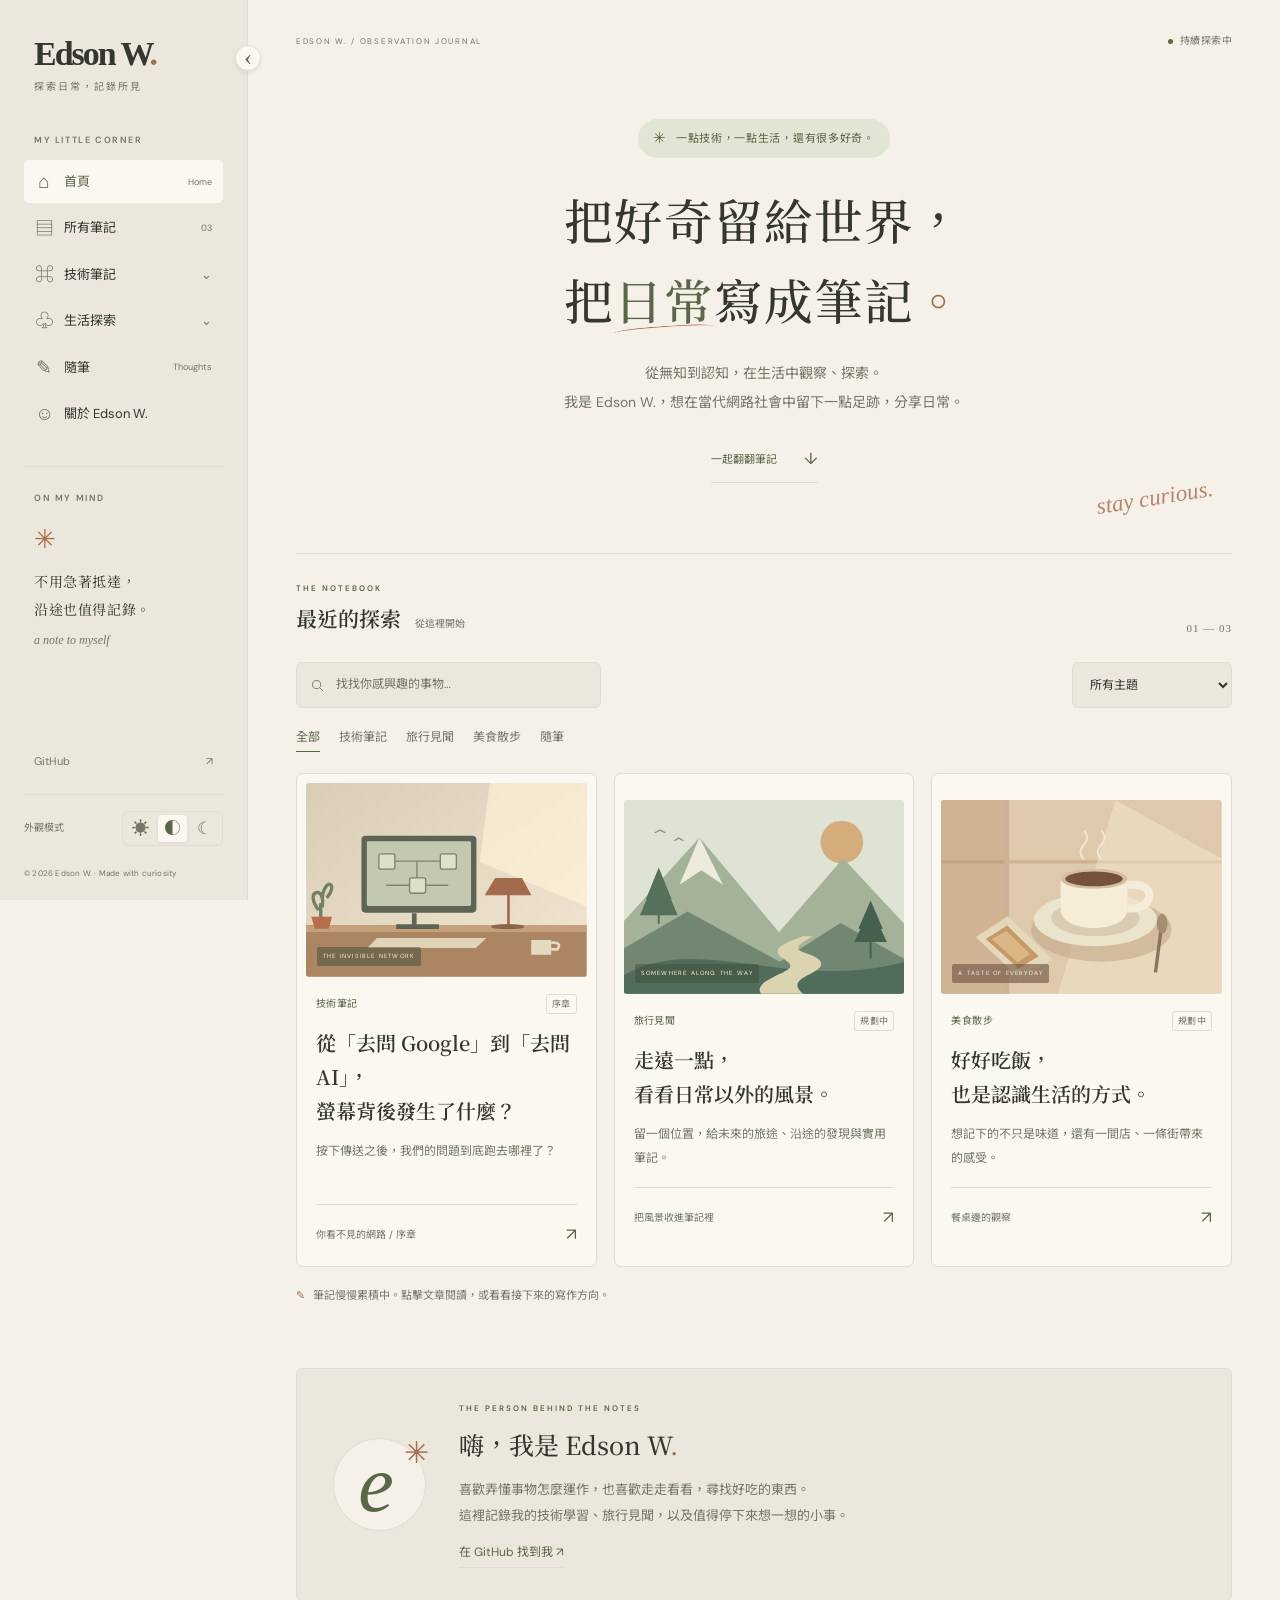
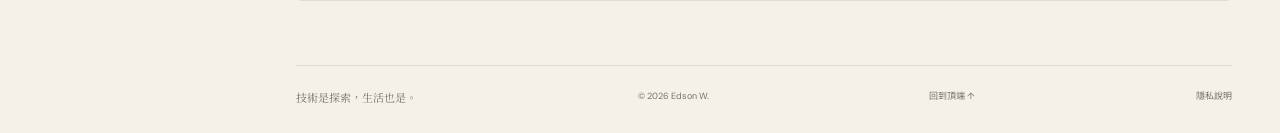
<file: index.html>
<!doctype html>
<html lang="zh-Hant">
<head>
  <meta charset="utf-8">
  <meta name="viewport" content="width=device-width, initial-scale=1">
  <meta name="description" content="Edson W. 的觀察筆記。從無知到認知，在生活中觀察、探索。我是 Edson W.，想在當代網路社會中留下一點足跡，分享日常。">
  <meta name="color-scheme" content="light dark">
  <title>Edson W. 的觀察筆記 — 探索日常，記錄所見</title>
  <script>
    (() => {
      let preference = 'auto';
      try { preference = localStorage.getItem('edwei-theme') || 'auto'; } catch {}
      if (!['auto','light','dark'].includes(preference)) preference = 'auto';
      document.documentElement.dataset.preference = preference;
      document.documentElement.dataset.theme = preference === 'auto' ? (matchMedia('(prefers-color-scheme: dark)').matches ? 'dark' : 'light') : preference;
    })();
  </script>
  <link rel="stylesheet" href="/style.css?v=3">
  <script src="/script.js?v=5" defer></script>
  <script src="/analytics.js?v=1" defer></script>
</head>
<body>
  <a class="skip-link" href="#main">跳至主要內容</a>
  <button class="sidebar-toggle" aria-controls="sidebar" aria-expanded="true" aria-label="收合側邊欄"><span aria-hidden="true">‹</span></button>
  <aside id="sidebar" class="sidebar" aria-label="網站導覽">
    <a class="brand" href="./"><span class="brand-name">Edson W<span>.</span></span><span class="brand-caption">探索日常，記錄所見</span></a>
    <span class="sidebar-label">MY LITTLE CORNER</span>
    <nav aria-label="主要導覽">
      <a class="nav-item selected" href="#main"><span aria-hidden="true">⌂</span>首頁<span class="nav-en">Home</span></a>
      <a class="nav-item" href="#journal" data-filter="全部"><span aria-hidden="true">▤</span>所有筆記<span class="count">03</span></a>
      <details class="category"><summary><span aria-hidden="true">⌘</span>技術筆記<span class="chevron" aria-hidden="true">⌄</span></summary><div class="subnav"><a href="/blog/tech/">全部技術筆記</a><button data-filter="網路基礎">網路與資料中心</button><button data-filter="工具應用">工具與實作</button></div></details>
      <details class="category"><summary><span aria-hidden="true">♧</span>生活探索<span class="chevron" aria-hidden="true">⌄</span></summary><div class="subnav"><a href="/blog/travel/">旅行見聞</a><a href="/blog/foodie/">美食散步</a></div></details>
      <button class="nav-item" data-filter="隨筆"><span aria-hidden="true">✎</span>隨筆<span class="nav-en">Thoughts</span></button>
      <a class="nav-item" href="#about"><span aria-hidden="true">☺</span>關於 Edson W.</a>
    </nav>
    <section class="sidebar-note"><span class="sidebar-label">ON MY MIND</span><span class="note-mark" aria-hidden="true">✳</span><p>不用急著抵達，<br>沿途也值得記錄。</p><span class="note-caption">a note to myself</span></section>
    <div class="sidebar-bottom"><a class="github-link" href="https://github.com/EdweiDev" target="_blank" rel="noopener noreferrer">GitHub <span aria-hidden="true">↗</span></a><div class="theme-row"><span id="theme-caption">外觀模式</span><div class="theme-switch" role="group" aria-labelledby="theme-caption"><button data-theme-choice="light" aria-label="淺色模式" title="淺色模式" aria-pressed="false">☀</button><button data-theme-choice="auto" aria-label="跟隨系統" title="跟隨系統" aria-pressed="true">◐</button><button data-theme-choice="dark" aria-label="深色模式" title="深色模式" aria-pressed="false">☾</button></div></div><span class="sidebar-copyright">© <span class="year">2026</span> Edson W. · Made with curiosity</span></div>
  </aside>
  <button class="sidebar-backdrop" aria-label="關閉導覽選單" hidden></button>

  <main id="main">
    <div class="main-inner">
      <div class="topline"><span>EDSON W. / OBSERVATION JOURNAL</span><span class="topline-right"><span class="status-dot"></span> 持續探索中</span></div>
      <section class="hero" aria-labelledby="hero-title"><span class="hero-pill"><span aria-hidden="true">✳</span> 一點技術，一點生活，還有很多好奇。</span><h1 id="hero-title">把好奇留給世界，<br>把<span class="serif-accent">日常</span>寫成筆記<span class="title-dot">。</span></h1><p>從無知到認知，在生活中觀察、探索。<br>我是 Edson W.，想在當代網路社會中留下一點足跡，分享日常。</p><a href="#journal" class="hero-link">一起翻翻筆記 <span aria-hidden="true">↓</span></a><span class="hero-scribble" aria-hidden="true">stay curious.</span></section>
      <section id="journal" aria-labelledby="journal-title">
        <div class="journal-heading"><div><span class="eyebrow">THE NOTEBOOK</span><h2 id="journal-title" tabindex="-1">最近的探索<span>從這裡開始</span></h2></div><span class="journal-number">01 — 03</span></div>
        <div class="tools"><div class="search-box"><svg aria-hidden="true" viewBox="0 0 24 24"><circle cx="10.5" cy="10.5" r="6.5"/><path d="m16 16 5 5"/></svg><label class="sr-only" for="search">搜尋筆記</label><input id="search" type="search" placeholder="找找你感興趣的事物…" autocomplete="off"></div><label class="sr-only" for="category-filter">篩選筆記分類</label><select id="category-filter"><option value="全部">所有主題</option value="技術">技術筆記</option><option value="網路基礎">網路與資料中心</option><option value="工具應用">工具與實作</option><option value="旅行">旅行見聞</option><option value="美食">美食散步</option><option value="隨筆">隨筆</option></select></div>
        <div class="filter-chips" role="group" aria-label="主題快速篩選"><button data-filter="全部" aria-pressed="true" class="active">全部</button><button data-filter="技術" aria-pressed="false">技術筆記</button><button data-filter="旅行" aria-pressed="false">旅行見聞</button><button data-filter="美食" aria-pressed="false">美食散步</button><button data-filter="隨筆" aria-pressed="false">隨筆</button></div>
        <div class="post-grid">
          <article class="post" data-categories="技術 網路基礎"><a class="post-open" href="/blog/tech/invisible-network/prologue/" aria-label="閱讀文章：從去問 Google 到去問 AI，螢幕背後發生了什麼？"><div class="post-image scene-desk"><svg viewBox="0 0 420 290" xmlns="http://www.w3.org/2000/svg" aria-hidden="true"><defs><linearGradient id="wall" x2="1" y2="1"><stop stop-color="#d9cdb6"/><stop offset="1" stop-color="#f0e6d1"/></linearGradient></defs><path fill="url(#wall)" d="M0 0h420v290H0z"/><path d="M275 0h145v185L260 118z" fill="#fff7d9" opacity=".6"/><path d="M0 213h420v77H0z" fill="#ac8563"/><path d="M0 213h420v10H0z" fill="#c5a17b"/><rect x="83" y="79" width="172" height="115" rx="6" fill="#5d6454"/><rect x="91" y="87" width="156" height="97" rx="2" fill="#c2c9b0"/><path d="M162 195v19m-27 1h64" stroke="#5d6454" stroke-width="7"/><g stroke="#768764" stroke-width="2" fill="#dce0c9"><path d="M120 117h93m-47 0v36m-46 0h93"/><rect x="109" y="106" width="24" height="23" rx="3"/><rect x="201" y="106" width="24" height="23" rx="3"/><rect x="155" y="142" width="24" height="23" rx="3"/></g><path d="M106 232h164l-16 15H92z" fill="#dfd3b8"/><path d="M303 214v-70m-19 0h38l12 22h-63z" fill="#a36b4e" stroke="#a36b4e" stroke-width="4"/><ellipse cx="302" cy="215" rx="25" ry="4" fill="#8c654b"/><path d="M337 235h30v22h-30z" fill="#e4d9c1"/><path d="M367 239q17-1 9 10h-9" fill="none" stroke="#e4d9c1" stroke-width="4"/><path d="M22 212v-32m-3 10c-24-30 12-38 5-4m0-12c3-34 26-25 7-2" stroke="#718163" stroke-width="5" fill="none"/><path d="M8 200h31l-5 18H13z" fill="#b66e4b"/></svg><span class="image-tag">THE INVISIBLE NETWORK</span></div><div class="post-copy"><div class="post-meta"><span class="category-tag">技術筆記</span><span>序章</span></div><h3>從「去問 Google」到「去問 AI」，<br>螢幕背後發生了什麼？</h3><p>按下傳送之後，我們的問題到底跑去哪裡了？</p><div class="post-footer"><span>你看不見的網路 / 序章</span><span aria-hidden="true">↗</span></div></div></a></article>
          <article class="post" data-categories="旅行"><button class="post-open" data-article="travel" aria-label="查看規劃：走遠一點，看看日常以外的風景"><div class="post-image scene-travel"><svg viewBox="0 0 420 290" xmlns="http://www.w3.org/2000/svg" aria-hidden="true"><path fill="#dfe3d4" d="M0 0h420v290H0z"/><circle cx="326" cy="63" r="32" fill="#d5ad7c"/><path d="m0 181 113-125 119 142L328 87l92 99v104H0z" fill="#a5b29a"/><path d="m113 56-30 71 33-22 32 22z" fill="#ecebdc"/><path d="m0 222 95-55 138 75 91-58 96 54v52H0z" fill="#728771"/><path d="M0 262c111-65 245 27 420-20v48H0" fill="#506d5b"/><path d="M268 204c-90 31 13 34-30 54-25 11-41 20-33 32h63c-30-25 30-29 27-46-5-20-66-12-12-40z" fill="#dcd3b0"/><path d="M52 185v-76m-26 62 26-62 26 62zm9-24 17-42 17 42z" fill="#55715b" stroke="#55715b" stroke-width="3"/><path d="M369 237v-74m-22 48 22-48 22 48zm6-20 16-37 16 37z" fill="#45604f" stroke="#45604f" stroke-width="3"/><path d="m46 49 8-4 8 4m13 12 7-4 7 4" fill="none" stroke="#879780" stroke-width="2"/></svg><span class="image-tag">SOMEWHERE ALONG THE WAY</span></div><div class="post-copy"><div class="post-meta"><span class="category-tag">旅行見聞</span><span>規劃中</span></div><h3>走遠一點，<br>看看日常以外的風景。</h3><p>留一個位置，給未來的旅途、沿途的發現與實用筆記。</p><div class="post-footer"><span>把風景收進筆記裡</span><span aria-hidden="true">↗</span></div></div></button></article>
          <article class="post" data-categories="美食"><button class="post-open" data-article="food" aria-label="查看規劃：好好吃飯，也是認識生活的方式"><div class="post-image scene-food"><svg viewBox="0 0 420 290" xmlns="http://www.w3.org/2000/svg" aria-hidden="true"><path fill="#dfc9ad" d="M0 0h420v290H0z"/><path d="M0 0h94v290H0z" fill="#d0b393"/><path d="M94 0h8v290h-8zM0 90h420v5H0z" fill="#b5906b" opacity=".4"/><path d="m261 0 159 88v202H175z" fill="#f4e8cc" opacity=".5"/><ellipse cx="240" cy="194" rx="105" ry="48" fill="#bea182" opacity=".5"/><ellipse cx="231" cy="179" rx="92" ry="40" fill="#ece3cd"/><ellipse cx="231" cy="177" rx="66" ry="27" fill="#d8cdb4"/><path d="M179 118h100v45c0 38-100 38-100 0z" fill="#f6edd8"/><ellipse cx="229" cy="118" rx="50" ry="15" fill="#d4bea0"/><ellipse cx="229" cy="118" rx="43" ry="11" fill="#76513c"/><path d="M279 127h10c36 0 27 40-10 35" stroke="#f6edd8" stroke-width="12" fill="none"/><path d="M214 89c-18-20 17-24 0-43m26 43c-18-20 17-24 0-43" stroke="#f6edd8" stroke-width="3" fill="none" opacity=".8"/><path d="m52 205 48-31 67 64-48 30z" fill="#e4d8bb"/><path d="m67 208 32-20 47 46-30 18z" fill="#c79968"/><path d="m76 208 22-12 35 34-18 13z" fill="#dbb785"/><path d="m329 196-8 62" stroke="#87745b" stroke-width="5"/><ellipse cx="331" cy="185" rx="8" ry="15" fill="#a18e73"/></svg><span class="image-tag">A TASTE OF EVERYDAY</span></div><div class="post-copy"><div class="post-meta"><span class="category-tag">美食散步</span><span>規劃中</span></div><h3>好好吃飯，<br>也是認識生活的方式。</h3><p>想記下的不只是味道，還有一間店、一條街帶來的感受。</p><div class="post-footer"><span>餐桌邊的觀察</span><span aria-hidden="true">↗</span></div></div></button></article>
        </div>
        <div class="empty-state" hidden><span aria-hidden="true">✳</span><h3>這一頁，還留著空白。</h3><p>換個關鍵字或主題看看，筆記會慢慢累積。</p><button id="clear-filters">查看所有筆記 ↗</button></div>
        <p class="planning-note"><span aria-hidden="true">✎</span> 筆記慢慢累積中。點擊文章閱讀，或看看接下來的寫作方向。</p><span class="sr-only" id="results-status" aria-live="polite"></span>
      </section>
      <section class="about-section" id="about"><div class="about-symbol" aria-hidden="true">e<span>✳</span></div><div class="about-copy"><span class="eyebrow">THE PERSON BEHIND THE NOTES</span><h2>嗨，我是 Edson W<span>.</span></h2><p>喜歡弄懂事物怎麼運作，也喜歡走走看看，尋找好吃的東西。<br>這裡記錄我的技術學習、旅行見聞，以及值得停下來想一想的小事。</p><a href="https://github.com/EdweiDev" target="_blank" rel="noopener noreferrer">在 GitHub 找到我 ↗</a></div></section>
      <footer><span class="footer-note">技術是探索，生活也是。</span><span>© <span class="year">2026</span> Edson W.</span><a href="#main">回到頂端 ↑</a><a href="/privacy/">隱私說明</a></footer>
    </div>
  </main>
  <dialog id="article-dialog" aria-labelledby="dialog-title"><button class="dialog-close" aria-label="關閉文章規劃">×</button><span class="eyebrow">WORK IN PROGRESS / 文章規劃</span><h2 id="dialog-title"></h2><p id="dialog-description"></p><h3>想一起探索的問題</h3><ul id="dialog-outline"></ul><p class="dialog-note">這篇還在醞釀中，正式文章完成後會放在這裡。</p><button class="dialog-done">繼續逛逛 ↗</button></dialog>
</body>
</html>
</file>
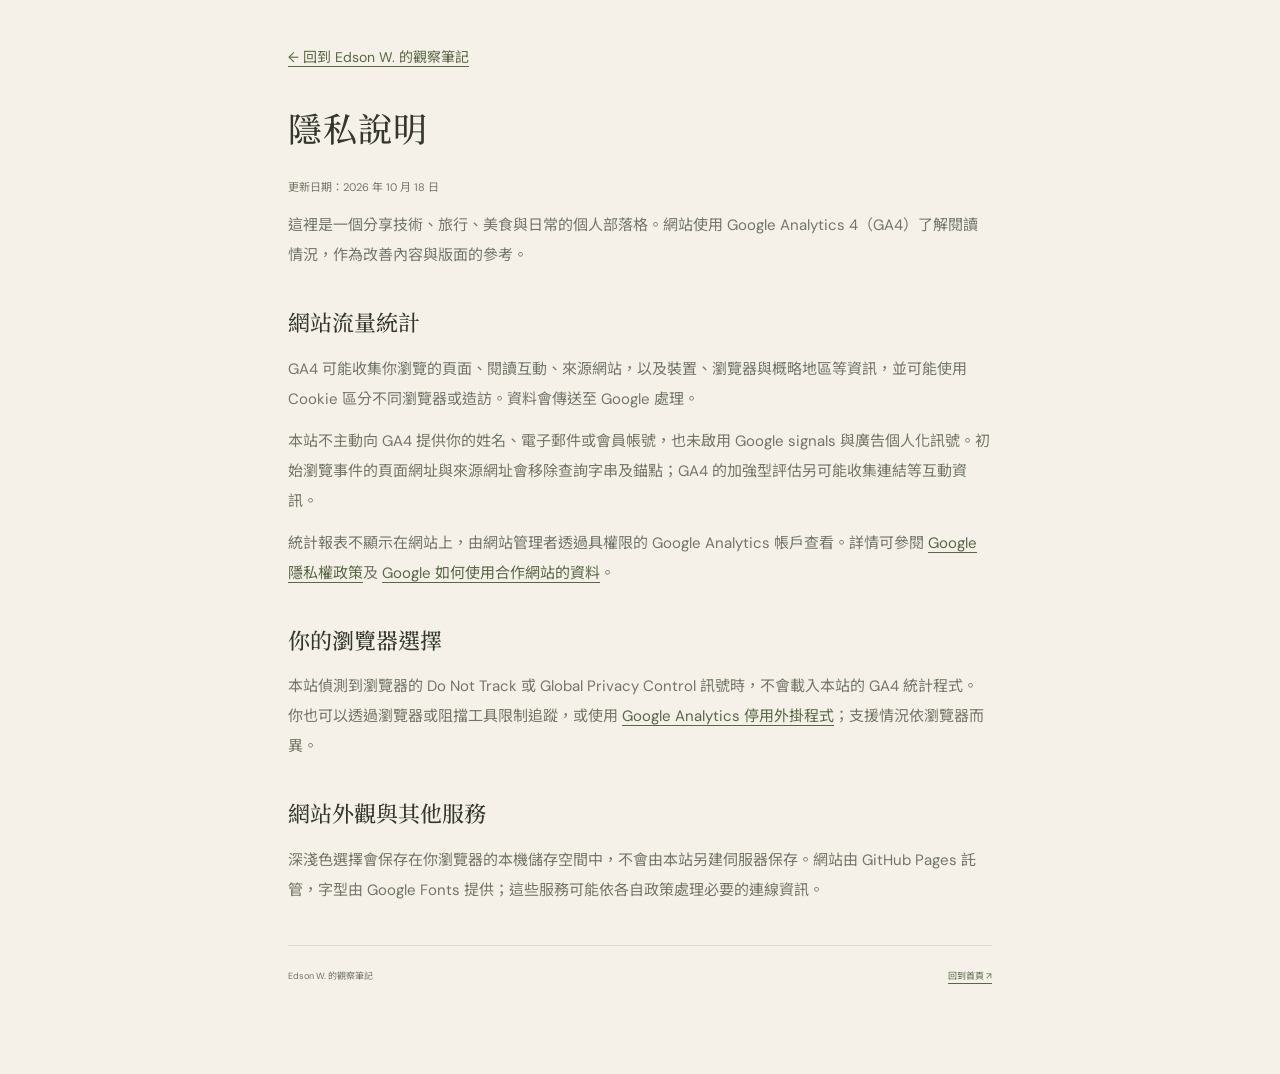
<file: privacy/index.html>
<!doctype html>
<html lang="zh-Hant">
<head>
  <meta charset="utf-8">
  <meta name="viewport" content="width=device-width, initial-scale=1">
  <meta name="color-scheme" content="light dark">
  <title>隱私說明 — Edson W. 的觀察筆記</title>
  <meta name="description" content="Edson W. 的觀察筆記使用 Google Analytics 4 了解網站閱讀情況。了解資料用途與瀏覽器設定。">
  <script>
    (() => {
      let preference = 'auto';
      try { preference = localStorage.getItem('edwei-theme') || 'auto'; } catch {}
      document.documentElement.dataset.theme = ['light','dark'].includes(preference) ? preference : (matchMedia('(prefers-color-scheme: dark)').matches ? 'dark' : 'light');
    })();
  </script>
  <link rel="stylesheet" href="/style.css?v=3">
  <script src="/analytics.js?v=1" defer></script>
  <style>
    .privacy-main{margin:0 auto;max-width:760px;padding:45px 28px 65px}.privacy-main h1{font-size:34px;margin:30px 0 20px}.privacy-main h2{font-family:'Noto Serif TC',serif;font-size:22px;font-weight:500;margin:32px 0 12px}.privacy-main p,.privacy-main li{font-size:15px;line-height:2;color:var(--muted)}.privacy-main p{margin:12px 0}.privacy-main a{text-decoration:underline;text-underline-offset:4px;color:var(--accent)}.privacy-main .privacy-date{font-size:11px}.privacy-main footer{margin-top:40px}
  </style>
</head>
<body>
  <main class="privacy-main">
    <a href="/">← 回到 Edson W. 的觀察筆記</a>
    <h1>隱私說明</h1>
    <p class="privacy-date">更新日期：2026 年 10 月 18 日</p>
    <p>這裡是一個分享技術、旅行、美食與日常的個人部落格。網站使用 Google Analytics 4（GA4）了解閱讀情況，作為改善內容與版面的參考。</p>
    <h2>網站流量統計</h2>
    <p>GA4 可能收集你瀏覽的頁面、閱讀互動、來源網站，以及裝置、瀏覽器與概略地區等資訊，並可能使用 Cookie 區分不同瀏覽器或造訪。資料會傳送至 Google 處理。</p>
    <p>本站不主動向 GA4 提供你的姓名、電子郵件或會員帳號，也未啟用 Google signals 與廣告個人化訊號。初始瀏覽事件的頁面網址與來源網址會移除查詢字串及錨點；GA4 的加強型評估另可能收集連結等互動資訊。</p>
    <p>統計報表不顯示在網站上，由網站管理者透過具權限的 Google Analytics 帳戶查看。詳情可參閱 <a href="https://policies.google.com/privacy" target="_blank" rel="noopener noreferrer">Google 隱私權政策</a>及 <a href="https://policies.google.com/technologies/partner-sites" target="_blank" rel="noopener noreferrer">Google 如何使用合作網站的資料</a>。</p>
    <h2>你的瀏覽器選擇</h2>
    <p>本站偵測到瀏覽器的 Do Not Track 或 Global Privacy Control 訊號時，不會載入本站的 GA4 統計程式。你也可以透過瀏覽器或阻擋工具限制追蹤，或使用 <a href="https://tools.google.com/dlpage/gaoptout" target="_blank" rel="noopener noreferrer">Google Analytics 停用外掛程式</a>；支援情況依瀏覽器而異。</p>
    <h2>網站外觀與其他服務</h2>
    <p>深淺色選擇會保存在你瀏覽器的本機儲存空間中，不會由本站另建伺服器保存。網站由 GitHub Pages 託管，字型由 Google Fonts 提供；這些服務可能依各自政策處理必要的連線資訊。</p>
    <footer><span>Edson W. 的觀察筆記</span><a href="/">回到首頁 ↗</a></footer>
  </main>
</body>
</html>
</file>
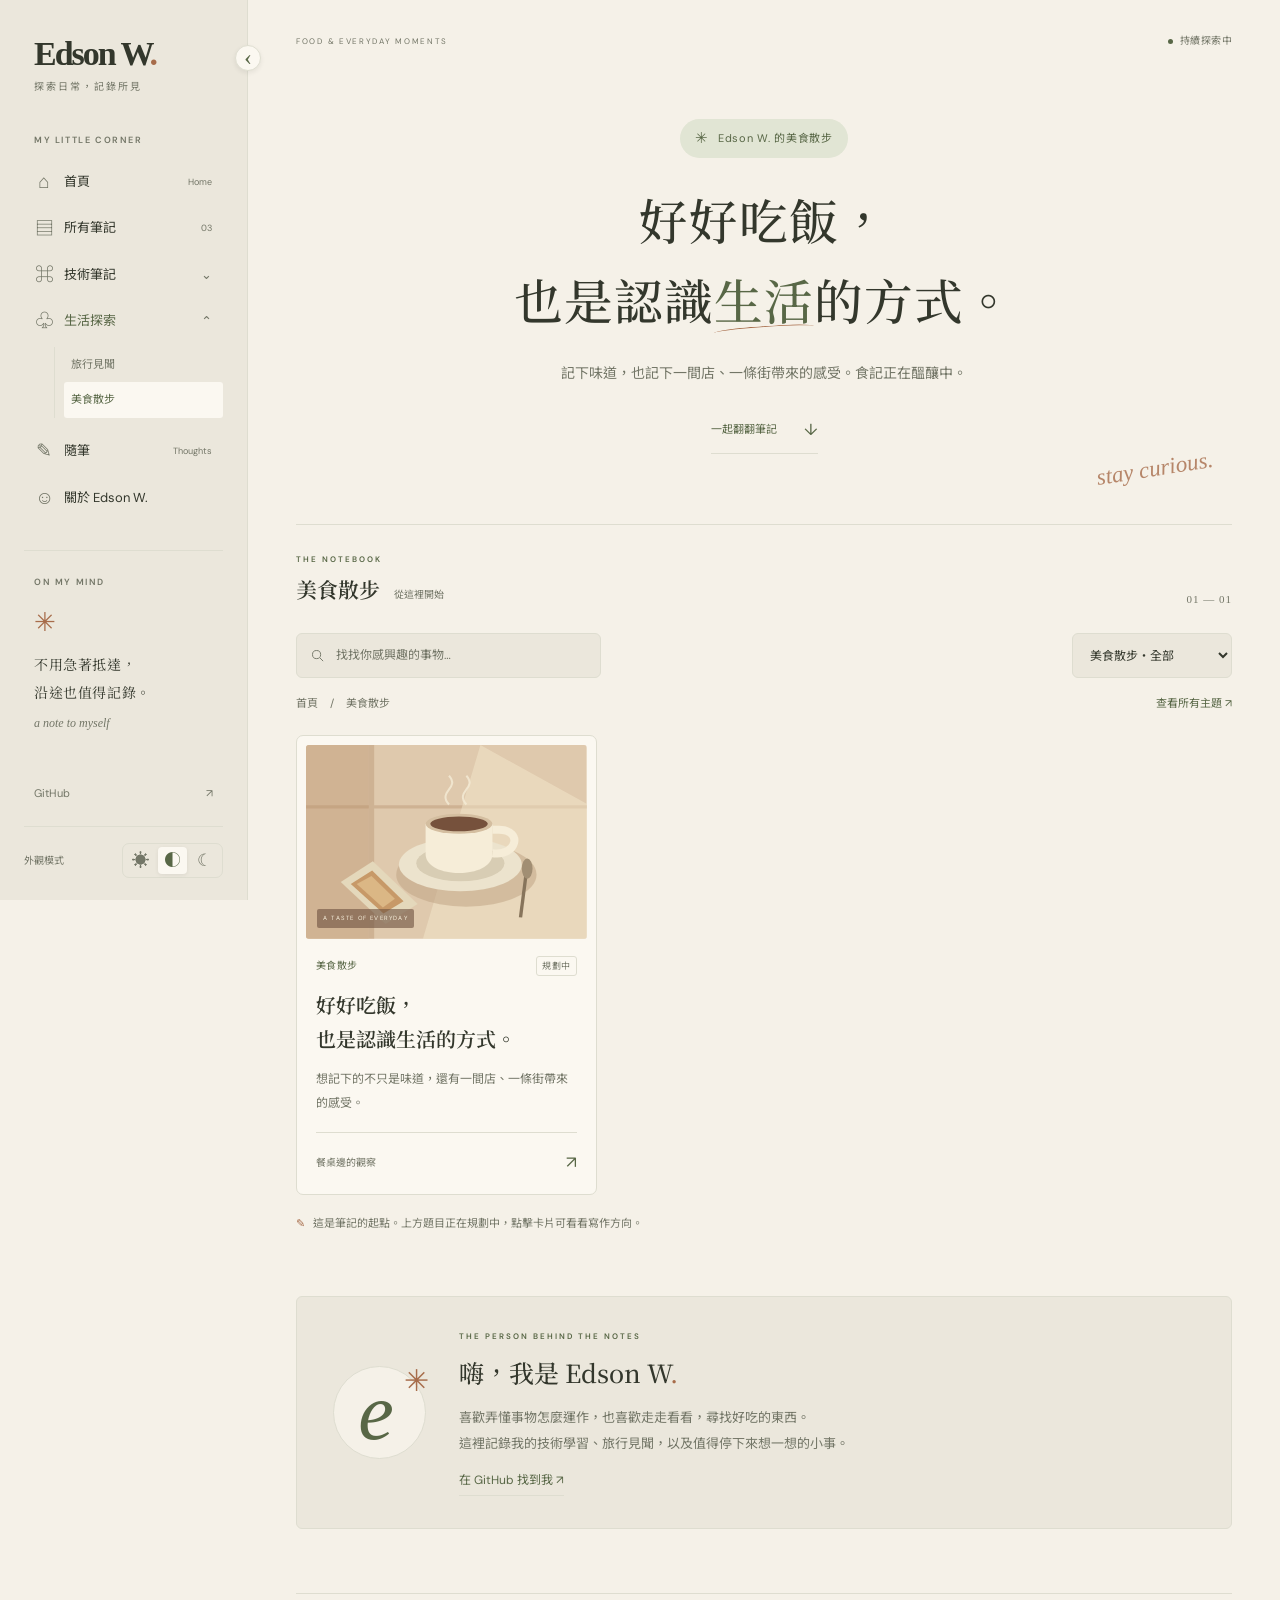
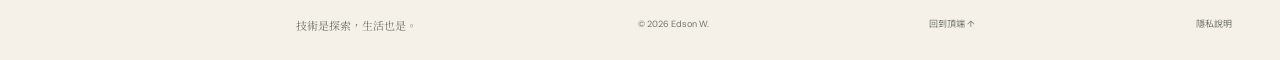
<file: blog/foodie/index.html>
<!doctype html>
<html lang="zh-Hant">
<head>
  <meta charset="utf-8">
  <meta name="viewport" content="width=device-width, initial-scale=1">
  <meta name="description" content="記下味道，也記下一間店、一條街帶來的感受。食記正在醞釀中。">
  <meta name="color-scheme" content="light dark">
  <title>美食散步 — Edson W. 的觀察筆記</title>
  <script>
    (() => {
      let preference = 'auto';
      try { preference = localStorage.getItem('edwei-theme') || 'auto'; } catch {}
      if (!['auto','light','dark'].includes(preference)) preference = 'auto';
      document.documentElement.dataset.preference = preference;
      document.documentElement.dataset.theme = preference === 'auto' ? (matchMedia('(prefers-color-scheme: dark)').matches ? 'dark' : 'light') : preference;
    })();
  </script>
  <link rel="stylesheet" href="/style.css?v=3">
  <script src="/script.js?v=5" defer></script>
  <script src="/analytics.js?v=1" defer></script>
</head>
<body data-category="美食">
  <a class="skip-link" href="#main">跳至主要內容</a>
  <button class="sidebar-toggle" aria-controls="sidebar" aria-expanded="true" aria-label="收合側邊欄"><span aria-hidden="true">‹</span></button>
  <aside id="sidebar" class="sidebar" aria-label="網站導覽">
    <a class="brand" href="/"><span class="brand-name">Edson W<span>.</span></span><span class="brand-caption">探索日常，記錄所見</span></a>
    <span class="sidebar-label">MY LITTLE CORNER</span>
    <nav aria-label="主要導覽">
      <a class="nav-item" href="/"><span aria-hidden="true">⌂</span>首頁<span class="nav-en">Home</span></a>
      <a class="nav-item" href="/#journal"><span aria-hidden="true">▤</span>所有筆記<span class="count">03</span></a>
      <details class="category"><summary><span aria-hidden="true">⌘</span>技術筆記<span class="chevron" aria-hidden="true">⌄</span></summary><div class="subnav"><a href="/blog/tech/">全部技術筆記</a><button data-filter="網路基礎">網路與資料中心</button><button data-filter="工具應用">工具與實作</button></div></details>
      <details class="category" open><summary><span aria-hidden="true">♧</span>生活探索<span class="chevron" aria-hidden="true">⌄</span></summary><div class="subnav"><a href="/blog/travel/">旅行見聞</a><a href="/blog/foodie/" aria-current="page">美食散步</a></div></details>
      <button class="nav-item" data-filter="隨筆"><span aria-hidden="true">✎</span>隨筆<span class="nav-en">Thoughts</span></button>
      <a class="nav-item" href="/#about"><span aria-hidden="true">☺</span>關於 Edson W.</a>
    </nav>
    <section class="sidebar-note"><span class="sidebar-label">ON MY MIND</span><span class="note-mark" aria-hidden="true">✳</span><p>不用急著抵達，<br>沿途也值得記錄。</p><span class="note-caption">a note to myself</span></section>
    <div class="sidebar-bottom"><a class="github-link" href="https://github.com/EdweiDev" target="_blank" rel="noopener noreferrer">GitHub <span aria-hidden="true">↗</span></a><div class="theme-row"><span id="theme-caption">外觀模式</span><div class="theme-switch" role="group" aria-labelledby="theme-caption"><button data-theme-choice="light" aria-label="淺色模式" title="淺色模式" aria-pressed="false">☀</button><button data-theme-choice="auto" aria-label="跟隨系統" title="跟隨系統" aria-pressed="true">◐</button><button data-theme-choice="dark" aria-label="深色模式" title="深色模式" aria-pressed="false">☾</button></div></div><span class="sidebar-copyright">© <span class="year">2026</span> Edson W. · Made with curiosity</span></div>
  </aside>
  <button class="sidebar-backdrop" aria-label="關閉導覽選單" hidden></button>

  <main id="main">
    <div class="main-inner">
      <div class="topline"><span>FOOD & EVERYDAY MOMENTS</span><span class="topline-right"><span class="status-dot"></span> 持續探索中</span></div>
      <section class="hero" aria-labelledby="hero-title"><span class="hero-pill"><span aria-hidden="true">✳</span> Edson W. 的美食散步</span><h1 id="hero-title">好好吃飯，<br>也是認識<span class="serif-accent">生活</span>的方式。</h1><p>記下味道，也記下一間店、一條街帶來的感受。食記正在醞釀中。</p><a href="#journal" class="hero-link">一起翻翻筆記 <span aria-hidden="true">↓</span></a><span class="hero-scribble" aria-hidden="true">stay curious.</span></section>
      <section id="journal" aria-labelledby="journal-title">
        <div class="journal-heading"><div><span class="eyebrow">THE NOTEBOOK</span><h2 id="journal-title" tabindex="-1">美食散步<span>從這裡開始</span></h2></div><span class="journal-number">01 — 01</span></div>
        <div class="tools"><div class="search-box"><svg aria-hidden="true" viewBox="0 0 24 24"><circle cx="10.5" cy="10.5" r="6.5"/><path d="m16 16 5 5"/></svg><label class="sr-only" for="search">搜尋筆記</label><input id="search" type="search" placeholder="找找你感興趣的事物…" autocomplete="off"></div><label class="sr-only" for="category-filter">篩選筆記分類</label><select id="category-filter"><option value="全部">美食散步・全部</option></select></div>
        <div class="category-breadcrumb"><a href="/">首頁</a><span aria-hidden="true">/</span><span>美食散步</span><a href="/#journal">查看所有主題 ↗</a></div>
        <div class="post-grid">
          
          
          <article class="post" data-categories="美食"><button class="post-open" data-article="food" aria-label="查看規劃：好好吃飯，也是認識生活的方式"><div class="post-image scene-food"><svg viewBox="0 0 420 290" xmlns="http://www.w3.org/2000/svg" aria-hidden="true"><path fill="#dfc9ad" d="M0 0h420v290H0z"/><path d="M0 0h94v290H0z" fill="#d0b393"/><path d="M94 0h8v290h-8zM0 90h420v5H0z" fill="#b5906b" opacity=".4"/><path d="m261 0 159 88v202H175z" fill="#f4e8cc" opacity=".5"/><ellipse cx="240" cy="194" rx="105" ry="48" fill="#bea182" opacity=".5"/><ellipse cx="231" cy="179" rx="92" ry="40" fill="#ece3cd"/><ellipse cx="231" cy="177" rx="66" ry="27" fill="#d8cdb4"/><path d="M179 118h100v45c0 38-100 38-100 0z" fill="#f6edd8"/><ellipse cx="229" cy="118" rx="50" ry="15" fill="#d4bea0"/><ellipse cx="229" cy="118" rx="43" ry="11" fill="#76513c"/><path d="M279 127h10c36 0 27 40-10 35" stroke="#f6edd8" stroke-width="12" fill="none"/><path d="M214 89c-18-20 17-24 0-43m26 43c-18-20 17-24 0-43" stroke="#f6edd8" stroke-width="3" fill="none" opacity=".8"/><path d="m52 205 48-31 67 64-48 30z" fill="#e4d8bb"/><path d="m67 208 32-20 47 46-30 18z" fill="#c79968"/><path d="m76 208 22-12 35 34-18 13z" fill="#dbb785"/><path d="m329 196-8 62" stroke="#87745b" stroke-width="5"/><ellipse cx="331" cy="185" rx="8" ry="15" fill="#a18e73"/></svg><span class="image-tag">A TASTE OF EVERYDAY</span></div><div class="post-copy"><div class="post-meta"><span class="category-tag">美食散步</span><span>規劃中</span></div><h3>好好吃飯，<br>也是認識生活的方式。</h3><p>想記下的不只是味道，還有一間店、一條街帶來的感受。</p><div class="post-footer"><span>餐桌邊的觀察</span><span aria-hidden="true">↗</span></div></div></button></article>
        </div>
        <div class="empty-state" hidden><span aria-hidden="true">✳</span><h3>這一頁，還留著空白。</h3><p>換個關鍵字或主題看看，筆記會慢慢累積。</p><button id="clear-filters">查看所有筆記 ↗</button></div>
        <p class="planning-note"><span aria-hidden="true">✎</span> 這是筆記的起點。上方題目正在規劃中，點擊卡片可看看寫作方向。</p><span class="sr-only" id="results-status" aria-live="polite"></span>
      </section>
      <section class="about-section" id="about"><div class="about-symbol" aria-hidden="true">e<span>✳</span></div><div class="about-copy"><span class="eyebrow">THE PERSON BEHIND THE NOTES</span><h2>嗨，我是 Edson W<span>.</span></h2><p>喜歡弄懂事物怎麼運作，也喜歡走走看看，尋找好吃的東西。<br>這裡記錄我的技術學習、旅行見聞，以及值得停下來想一想的小事。</p><a href="https://github.com/EdweiDev" target="_blank" rel="noopener noreferrer">在 GitHub 找到我 ↗</a></div></section>
      <footer><span class="footer-note">技術是探索，生活也是。</span><span>© <span class="year">2026</span> Edson W.</span><a href="#main">回到頂端 ↑</a><a href="/privacy/">隱私說明</a></footer>
    </div>
  </main>
  <dialog id="article-dialog" aria-labelledby="dialog-title"><button class="dialog-close" aria-label="關閉文章規劃">×</button><span class="eyebrow">WORK IN PROGRESS / 文章規劃</span><h2 id="dialog-title"></h2><p id="dialog-description"></p><h3>想一起探索的問題</h3><ul id="dialog-outline"></ul><p class="dialog-note">這篇還在醞釀中，正式文章完成後會放在這裡。</p><button class="dialog-done">繼續逛逛 ↗</button></dialog>
</body>
</html>
</file>
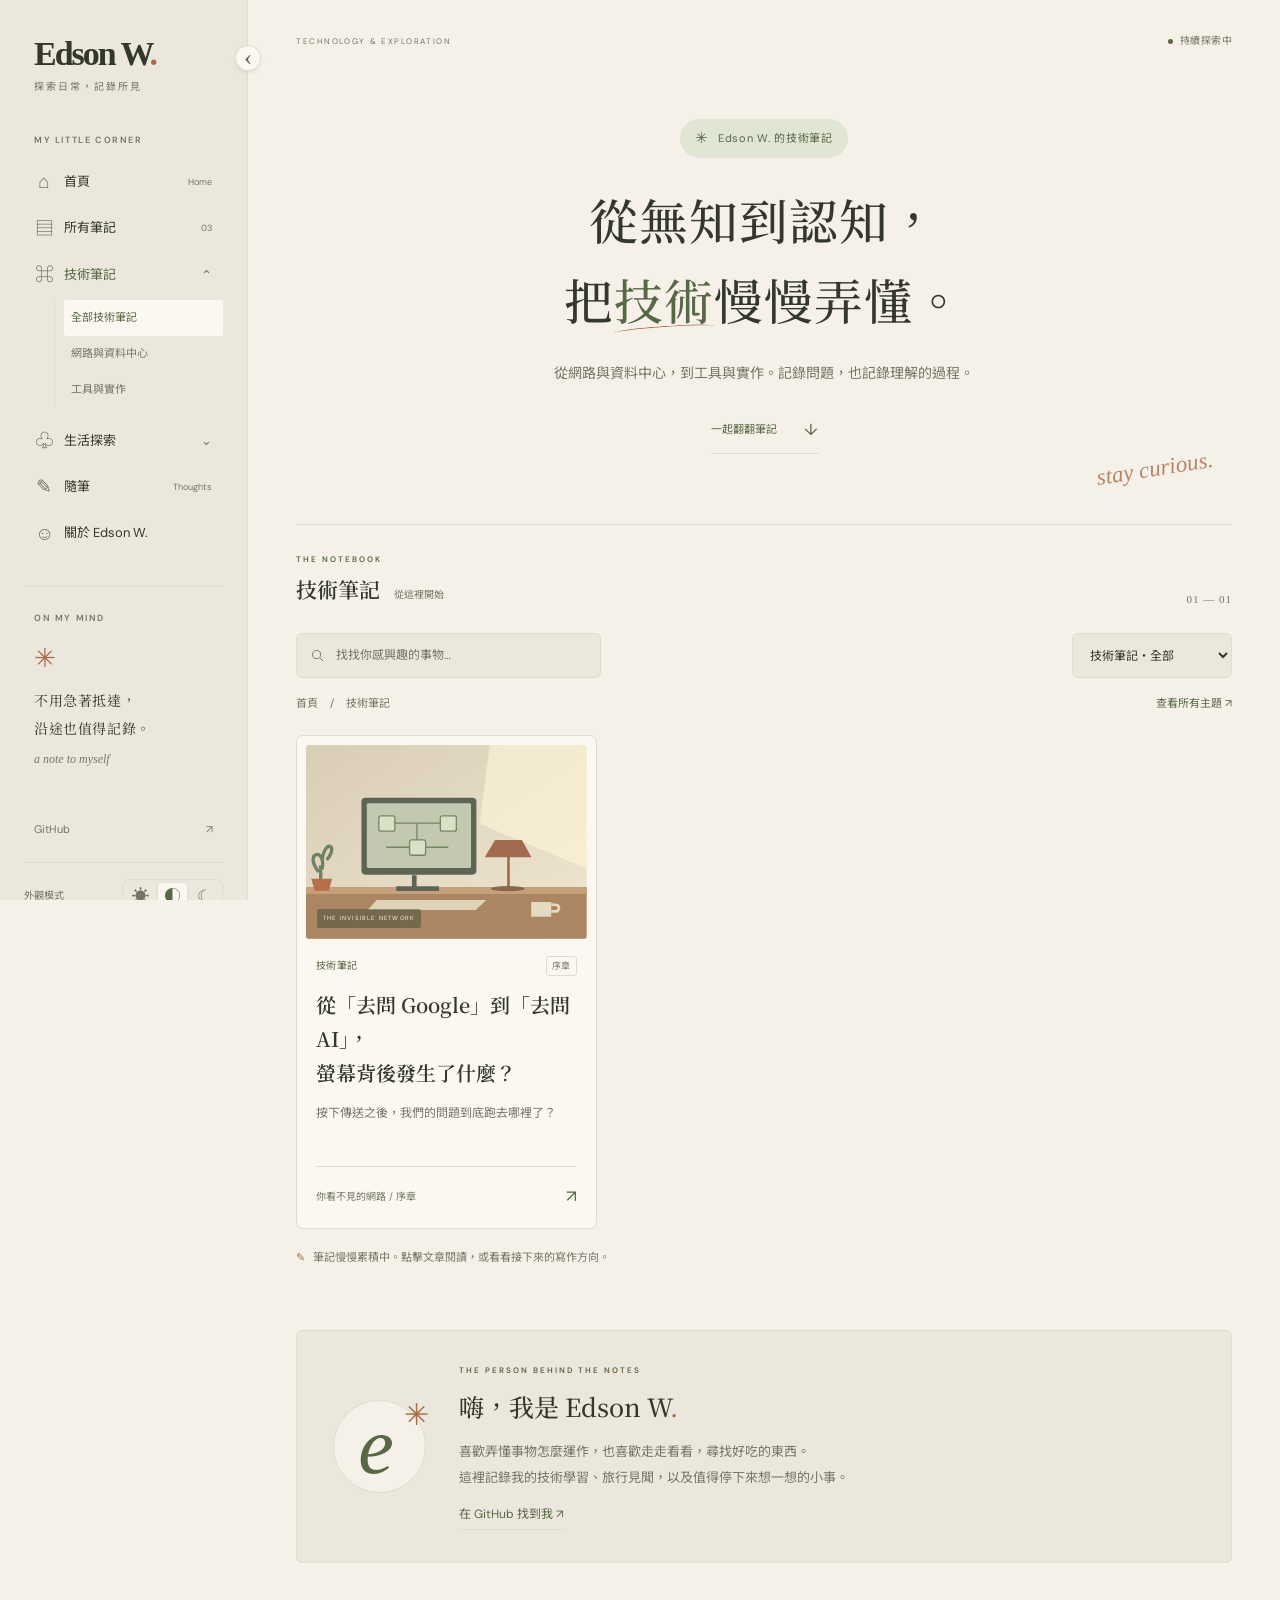
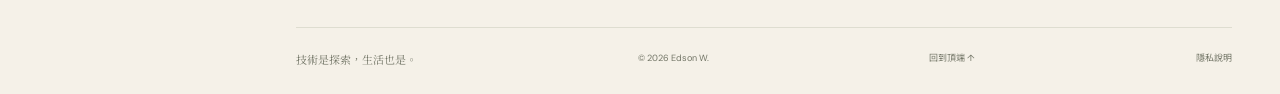
<file: blog/tech/index.html>
<!doctype html>
<html lang="zh-Hant">
<head>
  <meta charset="utf-8">
  <meta name="viewport" content="width=device-width, initial-scale=1">
  <meta name="description" content="從網路與資料中心，到工具與實作。記錄問題，也記錄理解的過程。">
  <meta name="color-scheme" content="light dark">
  <title>技術筆記 — Edson W. 的觀察筆記</title>
  <script>
    (() => {
      let preference = 'auto';
      try { preference = localStorage.getItem('edwei-theme') || 'auto'; } catch {}
      if (!['auto','light','dark'].includes(preference)) preference = 'auto';
      document.documentElement.dataset.preference = preference;
      document.documentElement.dataset.theme = preference === 'auto' ? (matchMedia('(prefers-color-scheme: dark)').matches ? 'dark' : 'light') : preference;
    })();
  </script>
  <link rel="stylesheet" href="/style.css?v=3">
  <script src="/script.js?v=5" defer></script>
  <script src="/analytics.js?v=1" defer></script>
</head>
<body data-category="技術">
  <a class="skip-link" href="#main">跳至主要內容</a>
  <button class="sidebar-toggle" aria-controls="sidebar" aria-expanded="true" aria-label="收合側邊欄"><span aria-hidden="true">‹</span></button>
  <aside id="sidebar" class="sidebar" aria-label="網站導覽">
    <a class="brand" href="/"><span class="brand-name">Edson W<span>.</span></span><span class="brand-caption">探索日常，記錄所見</span></a>
    <span class="sidebar-label">MY LITTLE CORNER</span>
    <nav aria-label="主要導覽">
      <a class="nav-item" href="/"><span aria-hidden="true">⌂</span>首頁<span class="nav-en">Home</span></a>
      <a class="nav-item" href="/#journal"><span aria-hidden="true">▤</span>所有筆記<span class="count">03</span></a>
      <details class="category" open><summary><span aria-hidden="true">⌘</span>技術筆記<span class="chevron" aria-hidden="true">⌄</span></summary><div class="subnav"><a href="/blog/tech/" aria-current="page">全部技術筆記</a><button data-filter="網路基礎">網路與資料中心</button><button data-filter="工具應用">工具與實作</button></div></details>
      <details class="category"><summary><span aria-hidden="true">♧</span>生活探索<span class="chevron" aria-hidden="true">⌄</span></summary><div class="subnav"><a href="/blog/travel/">旅行見聞</a><a href="/blog/foodie/">美食散步</a></div></details>
      <button class="nav-item" data-filter="隨筆"><span aria-hidden="true">✎</span>隨筆<span class="nav-en">Thoughts</span></button>
      <a class="nav-item" href="/#about"><span aria-hidden="true">☺</span>關於 Edson W.</a>
    </nav>
    <section class="sidebar-note"><span class="sidebar-label">ON MY MIND</span><span class="note-mark" aria-hidden="true">✳</span><p>不用急著抵達，<br>沿途也值得記錄。</p><span class="note-caption">a note to myself</span></section>
    <div class="sidebar-bottom"><a class="github-link" href="https://github.com/EdweiDev" target="_blank" rel="noopener noreferrer">GitHub <span aria-hidden="true">↗</span></a><div class="theme-row"><span id="theme-caption">外觀模式</span><div class="theme-switch" role="group" aria-labelledby="theme-caption"><button data-theme-choice="light" aria-label="淺色模式" title="淺色模式" aria-pressed="false">☀</button><button data-theme-choice="auto" aria-label="跟隨系統" title="跟隨系統" aria-pressed="true">◐</button><button data-theme-choice="dark" aria-label="深色模式" title="深色模式" aria-pressed="false">☾</button></div></div><span class="sidebar-copyright">© <span class="year">2026</span> Edson W. · Made with curiosity</span></div>
  </aside>
  <button class="sidebar-backdrop" aria-label="關閉導覽選單" hidden></button>

  <main id="main">
    <div class="main-inner">
      <div class="topline"><span>TECHNOLOGY & EXPLORATION</span><span class="topline-right"><span class="status-dot"></span> 持續探索中</span></div>
      <section class="hero" aria-labelledby="hero-title"><span class="hero-pill"><span aria-hidden="true">✳</span> Edson W. 的技術筆記</span><h1 id="hero-title">從無知到認知，<br>把<span class="serif-accent">技術</span>慢慢弄懂。</h1><p>從網路與資料中心，到工具與實作。記錄問題，也記錄理解的過程。</p><a href="#journal" class="hero-link">一起翻翻筆記 <span aria-hidden="true">↓</span></a><span class="hero-scribble" aria-hidden="true">stay curious.</span></section>
      <section id="journal" aria-labelledby="journal-title">
        <div class="journal-heading"><div><span class="eyebrow">THE NOTEBOOK</span><h2 id="journal-title" tabindex="-1">技術筆記<span>從這裡開始</span></h2></div><span class="journal-number">01 — 01</span></div>
        <div class="tools"><div class="search-box"><svg aria-hidden="true" viewBox="0 0 24 24"><circle cx="10.5" cy="10.5" r="6.5"/><path d="m16 16 5 5"/></svg><label class="sr-only" for="search">搜尋筆記</label><input id="search" type="search" placeholder="找找你感興趣的事物…" autocomplete="off"></div><label class="sr-only" for="category-filter">篩選筆記分類</label><select id="category-filter"><option value="全部">技術筆記・全部</option><option value="網路基礎">網路與資料中心</option><option value="工具應用">工具與實作</option></select></div>
        <div class="category-breadcrumb"><a href="/">首頁</a><span aria-hidden="true">/</span><span>技術筆記</span><a href="/#journal">查看所有主題 ↗</a></div>
        <div class="post-grid">
          <article class="post" data-categories="技術 網路基礎"><a class="post-open" href="/blog/tech/invisible-network/prologue/" aria-label="閱讀文章：從去問 Google 到去問 AI，螢幕背後發生了什麼？"><div class="post-image scene-desk"><svg viewBox="0 0 420 290" xmlns="http://www.w3.org/2000/svg" aria-hidden="true"><defs><linearGradient id="wall" x2="1" y2="1"><stop stop-color="#d9cdb6"/><stop offset="1" stop-color="#f0e6d1"/></linearGradient></defs><path fill="url(#wall)" d="M0 0h420v290H0z"/><path d="M275 0h145v185L260 118z" fill="#fff7d9" opacity=".6"/><path d="M0 213h420v77H0z" fill="#ac8563"/><path d="M0 213h420v10H0z" fill="#c5a17b"/><rect x="83" y="79" width="172" height="115" rx="6" fill="#5d6454"/><rect x="91" y="87" width="156" height="97" rx="2" fill="#c2c9b0"/><path d="M162 195v19m-27 1h64" stroke="#5d6454" stroke-width="7"/><g stroke="#768764" stroke-width="2" fill="#dce0c9"><path d="M120 117h93m-47 0v36m-46 0h93"/><rect x="109" y="106" width="24" height="23" rx="3"/><rect x="201" y="106" width="24" height="23" rx="3"/><rect x="155" y="142" width="24" height="23" rx="3"/></g><path d="M106 232h164l-16 15H92z" fill="#dfd3b8"/><path d="M303 214v-70m-19 0h38l12 22h-63z" fill="#a36b4e" stroke="#a36b4e" stroke-width="4"/><ellipse cx="302" cy="215" rx="25" ry="4" fill="#8c654b"/><path d="M337 235h30v22h-30z" fill="#e4d9c1"/><path d="M367 239q17-1 9 10h-9" fill="none" stroke="#e4d9c1" stroke-width="4"/><path d="M22 212v-32m-3 10c-24-30 12-38 5-4m0-12c3-34 26-25 7-2" stroke="#718163" stroke-width="5" fill="none"/><path d="M8 200h31l-5 18H13z" fill="#b66e4b"/></svg><span class="image-tag">THE INVISIBLE NETWORK</span></div><div class="post-copy"><div class="post-meta"><span class="category-tag">技術筆記</span><span>序章</span></div><h3>從「去問 Google」到「去問 AI」，<br>螢幕背後發生了什麼？</h3><p>按下傳送之後，我們的問題到底跑去哪裡了？</p><div class="post-footer"><span>你看不見的網路 / 序章</span><span aria-hidden="true">↗</span></div></div></a></article>
          
          
        </div>
        <div class="empty-state" hidden><span aria-hidden="true">✳</span><h3>這一頁，還留著空白。</h3><p>換個關鍵字或主題看看，筆記會慢慢累積。</p><button id="clear-filters">查看所有筆記 ↗</button></div>
        <p class="planning-note"><span aria-hidden="true">✎</span> 筆記慢慢累積中。點擊文章閱讀，或看看接下來的寫作方向。</p><span class="sr-only" id="results-status" aria-live="polite"></span>
      </section>
      <section class="about-section" id="about"><div class="about-symbol" aria-hidden="true">e<span>✳</span></div><div class="about-copy"><span class="eyebrow">THE PERSON BEHIND THE NOTES</span><h2>嗨，我是 Edson W<span>.</span></h2><p>喜歡弄懂事物怎麼運作，也喜歡走走看看，尋找好吃的東西。<br>這裡記錄我的技術學習、旅行見聞，以及值得停下來想一想的小事。</p><a href="https://github.com/EdweiDev" target="_blank" rel="noopener noreferrer">在 GitHub 找到我 ↗</a></div></section>
      <footer><span class="footer-note">技術是探索，生活也是。</span><span>© <span class="year">2026</span> Edson W.</span><a href="#main">回到頂端 ↑</a><a href="/privacy/">隱私說明</a></footer>
    </div>
  </main>
  <dialog id="article-dialog" aria-labelledby="dialog-title"><button class="dialog-close" aria-label="關閉文章規劃">×</button><span class="eyebrow">WORK IN PROGRESS / 文章規劃</span><h2 id="dialog-title"></h2><p id="dialog-description"></p><h3>想一起探索的問題</h3><ul id="dialog-outline"></ul><p class="dialog-note">這篇還在醞釀中，正式文章完成後會放在這裡。</p><button class="dialog-done">繼續逛逛 ↗</button></dialog>
</body>
</html>
</file>
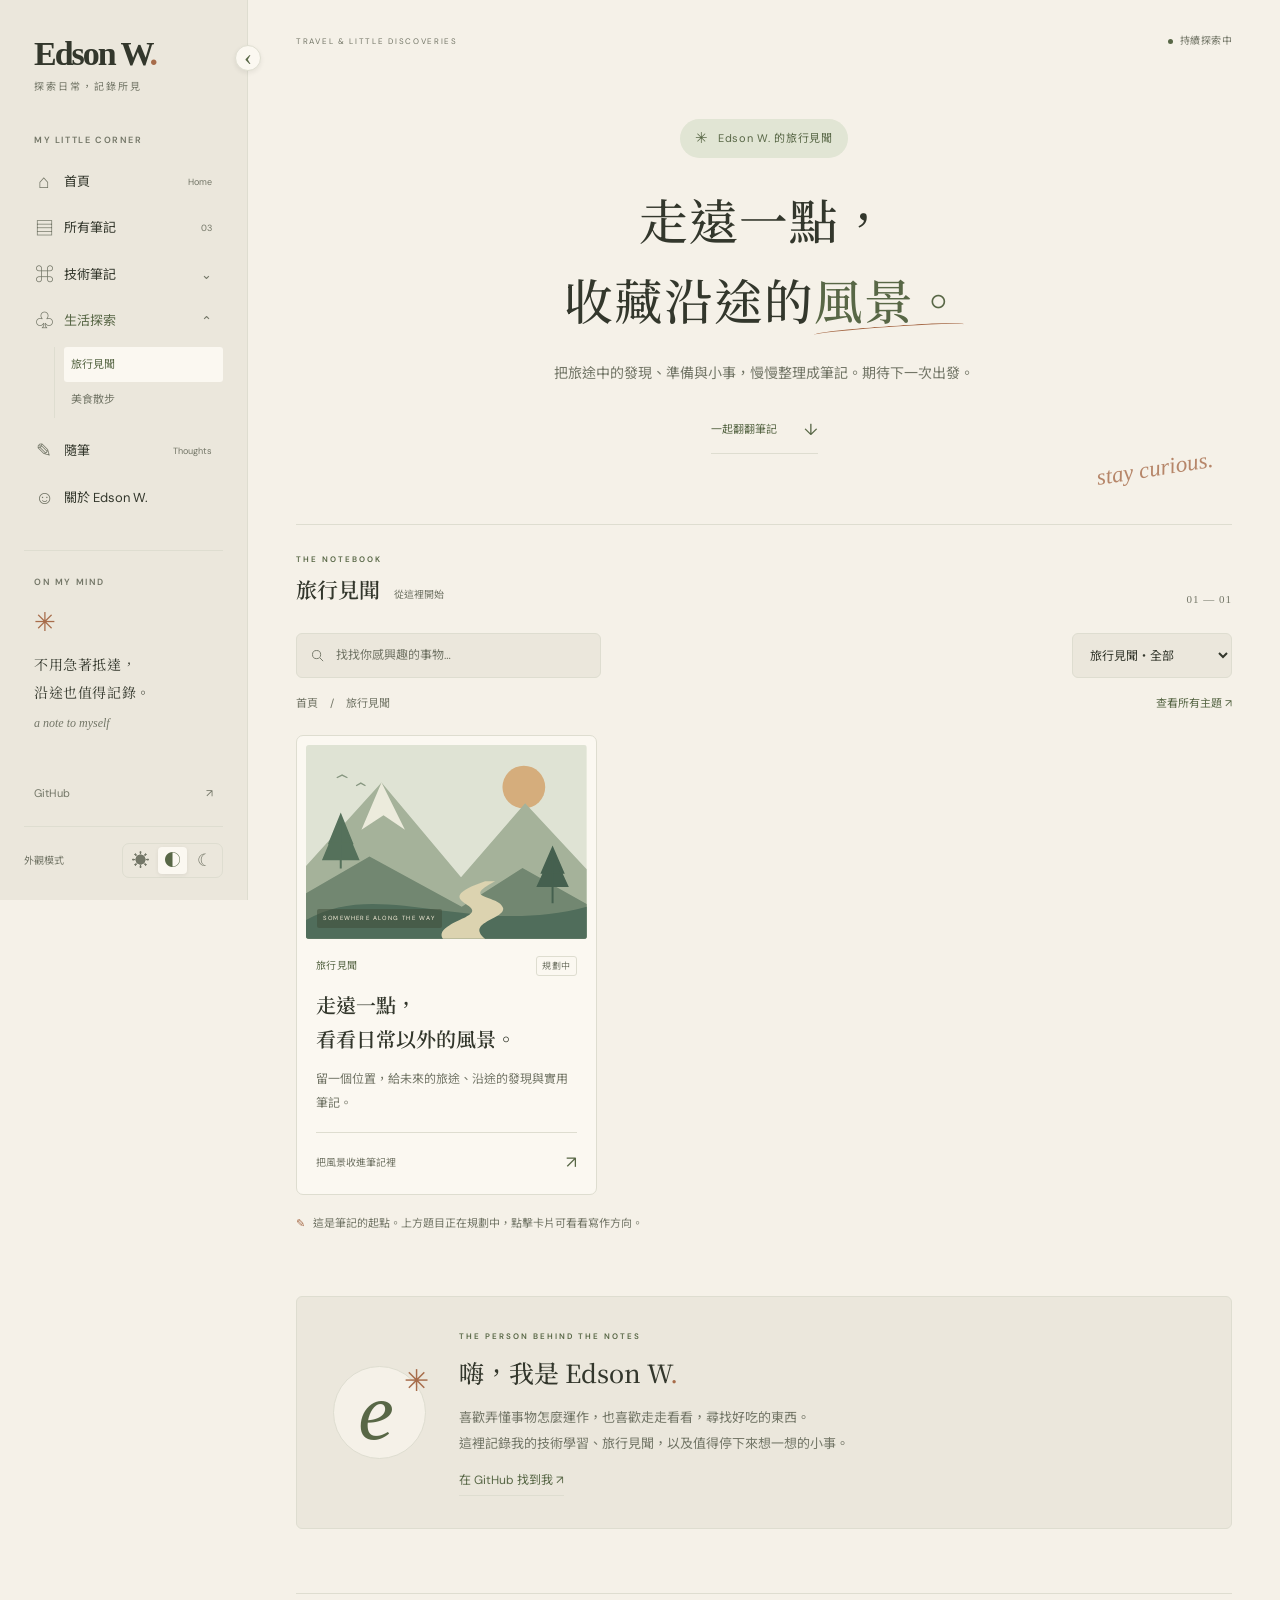
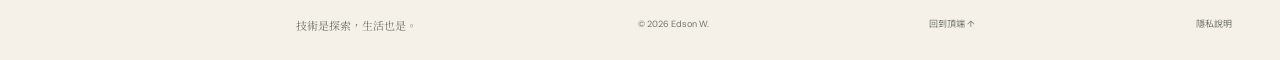
<file: blog/travel/index.html>
<!doctype html>
<html lang="zh-Hant">
<head>
  <meta charset="utf-8">
  <meta name="viewport" content="width=device-width, initial-scale=1">
  <meta name="description" content="把旅途中的發現、準備與小事，慢慢整理成筆記。期待下一次出發。">
  <meta name="color-scheme" content="light dark">
  <title>旅行見聞 — Edson W. 的觀察筆記</title>
  <script>
    (() => {
      let preference = 'auto';
      try { preference = localStorage.getItem('edwei-theme') || 'auto'; } catch {}
      if (!['auto','light','dark'].includes(preference)) preference = 'auto';
      document.documentElement.dataset.preference = preference;
      document.documentElement.dataset.theme = preference === 'auto' ? (matchMedia('(prefers-color-scheme: dark)').matches ? 'dark' : 'light') : preference;
    })();
  </script>
  <link rel="stylesheet" href="/style.css?v=3">
  <script src="/script.js?v=5" defer></script>
  <script src="/analytics.js?v=1" defer></script>
</head>
<body data-category="旅行">
  <a class="skip-link" href="#main">跳至主要內容</a>
  <button class="sidebar-toggle" aria-controls="sidebar" aria-expanded="true" aria-label="收合側邊欄"><span aria-hidden="true">‹</span></button>
  <aside id="sidebar" class="sidebar" aria-label="網站導覽">
    <a class="brand" href="/"><span class="brand-name">Edson W<span>.</span></span><span class="brand-caption">探索日常，記錄所見</span></a>
    <span class="sidebar-label">MY LITTLE CORNER</span>
    <nav aria-label="主要導覽">
      <a class="nav-item" href="/"><span aria-hidden="true">⌂</span>首頁<span class="nav-en">Home</span></a>
      <a class="nav-item" href="/#journal"><span aria-hidden="true">▤</span>所有筆記<span class="count">03</span></a>
      <details class="category"><summary><span aria-hidden="true">⌘</span>技術筆記<span class="chevron" aria-hidden="true">⌄</span></summary><div class="subnav"><a href="/blog/tech/">全部技術筆記</a><button data-filter="網路基礎">網路與資料中心</button><button data-filter="工具應用">工具與實作</button></div></details>
      <details class="category" open><summary><span aria-hidden="true">♧</span>生活探索<span class="chevron" aria-hidden="true">⌄</span></summary><div class="subnav"><a href="/blog/travel/" aria-current="page">旅行見聞</a><a href="/blog/foodie/">美食散步</a></div></details>
      <button class="nav-item" data-filter="隨筆"><span aria-hidden="true">✎</span>隨筆<span class="nav-en">Thoughts</span></button>
      <a class="nav-item" href="/#about"><span aria-hidden="true">☺</span>關於 Edson W.</a>
    </nav>
    <section class="sidebar-note"><span class="sidebar-label">ON MY MIND</span><span class="note-mark" aria-hidden="true">✳</span><p>不用急著抵達，<br>沿途也值得記錄。</p><span class="note-caption">a note to myself</span></section>
    <div class="sidebar-bottom"><a class="github-link" href="https://github.com/EdweiDev" target="_blank" rel="noopener noreferrer">GitHub <span aria-hidden="true">↗</span></a><div class="theme-row"><span id="theme-caption">外觀模式</span><div class="theme-switch" role="group" aria-labelledby="theme-caption"><button data-theme-choice="light" aria-label="淺色模式" title="淺色模式" aria-pressed="false">☀</button><button data-theme-choice="auto" aria-label="跟隨系統" title="跟隨系統" aria-pressed="true">◐</button><button data-theme-choice="dark" aria-label="深色模式" title="深色模式" aria-pressed="false">☾</button></div></div><span class="sidebar-copyright">© <span class="year">2026</span> Edson W. · Made with curiosity</span></div>
  </aside>
  <button class="sidebar-backdrop" aria-label="關閉導覽選單" hidden></button>

  <main id="main">
    <div class="main-inner">
      <div class="topline"><span>TRAVEL & LITTLE DISCOVERIES</span><span class="topline-right"><span class="status-dot"></span> 持續探索中</span></div>
      <section class="hero" aria-labelledby="hero-title"><span class="hero-pill"><span aria-hidden="true">✳</span> Edson W. 的旅行見聞</span><h1 id="hero-title">走遠一點，<br>收藏沿途的<span class="serif-accent">風景。</span></h1><p>把旅途中的發現、準備與小事，慢慢整理成筆記。期待下一次出發。</p><a href="#journal" class="hero-link">一起翻翻筆記 <span aria-hidden="true">↓</span></a><span class="hero-scribble" aria-hidden="true">stay curious.</span></section>
      <section id="journal" aria-labelledby="journal-title">
        <div class="journal-heading"><div><span class="eyebrow">THE NOTEBOOK</span><h2 id="journal-title" tabindex="-1">旅行見聞<span>從這裡開始</span></h2></div><span class="journal-number">01 — 01</span></div>
        <div class="tools"><div class="search-box"><svg aria-hidden="true" viewBox="0 0 24 24"><circle cx="10.5" cy="10.5" r="6.5"/><path d="m16 16 5 5"/></svg><label class="sr-only" for="search">搜尋筆記</label><input id="search" type="search" placeholder="找找你感興趣的事物…" autocomplete="off"></div><label class="sr-only" for="category-filter">篩選筆記分類</label><select id="category-filter"><option value="全部">旅行見聞・全部</option></select></div>
        <div class="category-breadcrumb"><a href="/">首頁</a><span aria-hidden="true">/</span><span>旅行見聞</span><a href="/#journal">查看所有主題 ↗</a></div>
        <div class="post-grid">
          
          <article class="post" data-categories="旅行"><button class="post-open" data-article="travel" aria-label="查看規劃：走遠一點，看看日常以外的風景"><div class="post-image scene-travel"><svg viewBox="0 0 420 290" xmlns="http://www.w3.org/2000/svg" aria-hidden="true"><path fill="#dfe3d4" d="M0 0h420v290H0z"/><circle cx="326" cy="63" r="32" fill="#d5ad7c"/><path d="m0 181 113-125 119 142L328 87l92 99v104H0z" fill="#a5b29a"/><path d="m113 56-30 71 33-22 32 22z" fill="#ecebdc"/><path d="m0 222 95-55 138 75 91-58 96 54v52H0z" fill="#728771"/><path d="M0 262c111-65 245 27 420-20v48H0" fill="#506d5b"/><path d="M268 204c-90 31 13 34-30 54-25 11-41 20-33 32h63c-30-25 30-29 27-46-5-20-66-12-12-40z" fill="#dcd3b0"/><path d="M52 185v-76m-26 62 26-62 26 62zm9-24 17-42 17 42z" fill="#55715b" stroke="#55715b" stroke-width="3"/><path d="M369 237v-74m-22 48 22-48 22 48zm6-20 16-37 16 37z" fill="#45604f" stroke="#45604f" stroke-width="3"/><path d="m46 49 8-4 8 4m13 12 7-4 7 4" fill="none" stroke="#879780" stroke-width="2"/></svg><span class="image-tag">SOMEWHERE ALONG THE WAY</span></div><div class="post-copy"><div class="post-meta"><span class="category-tag">旅行見聞</span><span>規劃中</span></div><h3>走遠一點，<br>看看日常以外的風景。</h3><p>留一個位置，給未來的旅途、沿途的發現與實用筆記。</p><div class="post-footer"><span>把風景收進筆記裡</span><span aria-hidden="true">↗</span></div></div></button></article>
          
        </div>
        <div class="empty-state" hidden><span aria-hidden="true">✳</span><h3>這一頁，還留著空白。</h3><p>換個關鍵字或主題看看，筆記會慢慢累積。</p><button id="clear-filters">查看所有筆記 ↗</button></div>
        <p class="planning-note"><span aria-hidden="true">✎</span> 這是筆記的起點。上方題目正在規劃中，點擊卡片可看看寫作方向。</p><span class="sr-only" id="results-status" aria-live="polite"></span>
      </section>
      <section class="about-section" id="about"><div class="about-symbol" aria-hidden="true">e<span>✳</span></div><div class="about-copy"><span class="eyebrow">THE PERSON BEHIND THE NOTES</span><h2>嗨，我是 Edson W<span>.</span></h2><p>喜歡弄懂事物怎麼運作，也喜歡走走看看，尋找好吃的東西。<br>這裡記錄我的技術學習、旅行見聞，以及值得停下來想一想的小事。</p><a href="https://github.com/EdweiDev" target="_blank" rel="noopener noreferrer">在 GitHub 找到我 ↗</a></div></section>
      <footer><span class="footer-note">技術是探索，生活也是。</span><span>© <span class="year">2026</span> Edson W.</span><a href="#main">回到頂端 ↑</a><a href="/privacy/">隱私說明</a></footer>
    </div>
  </main>
  <dialog id="article-dialog" aria-labelledby="dialog-title"><button class="dialog-close" aria-label="關閉文章規劃">×</button><span class="eyebrow">WORK IN PROGRESS / 文章規劃</span><h2 id="dialog-title"></h2><p id="dialog-description"></p><h3>想一起探索的問題</h3><ul id="dialog-outline"></ul><p class="dialog-note">這篇還在醞釀中，正式文章完成後會放在這裡。</p><button class="dialog-done">繼續逛逛 ↗</button></dialog>
</body>
</html>
</file>
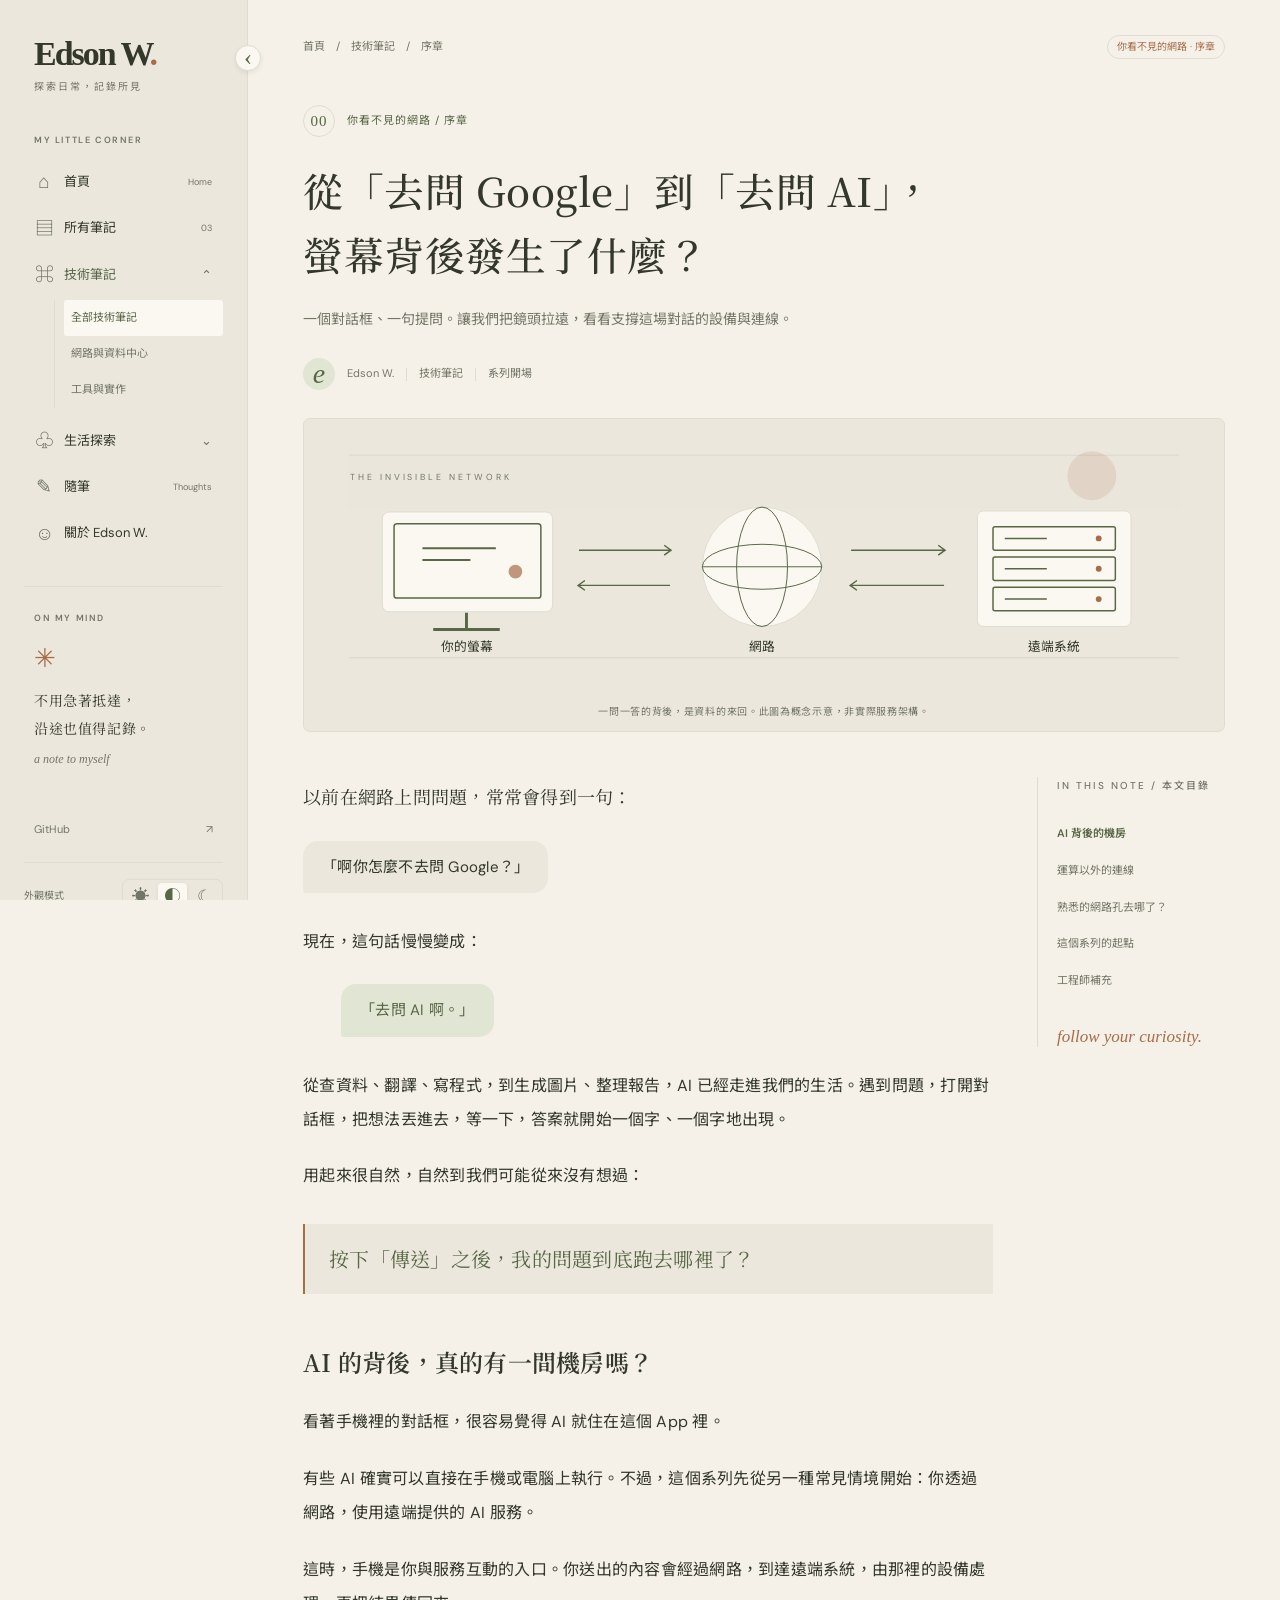
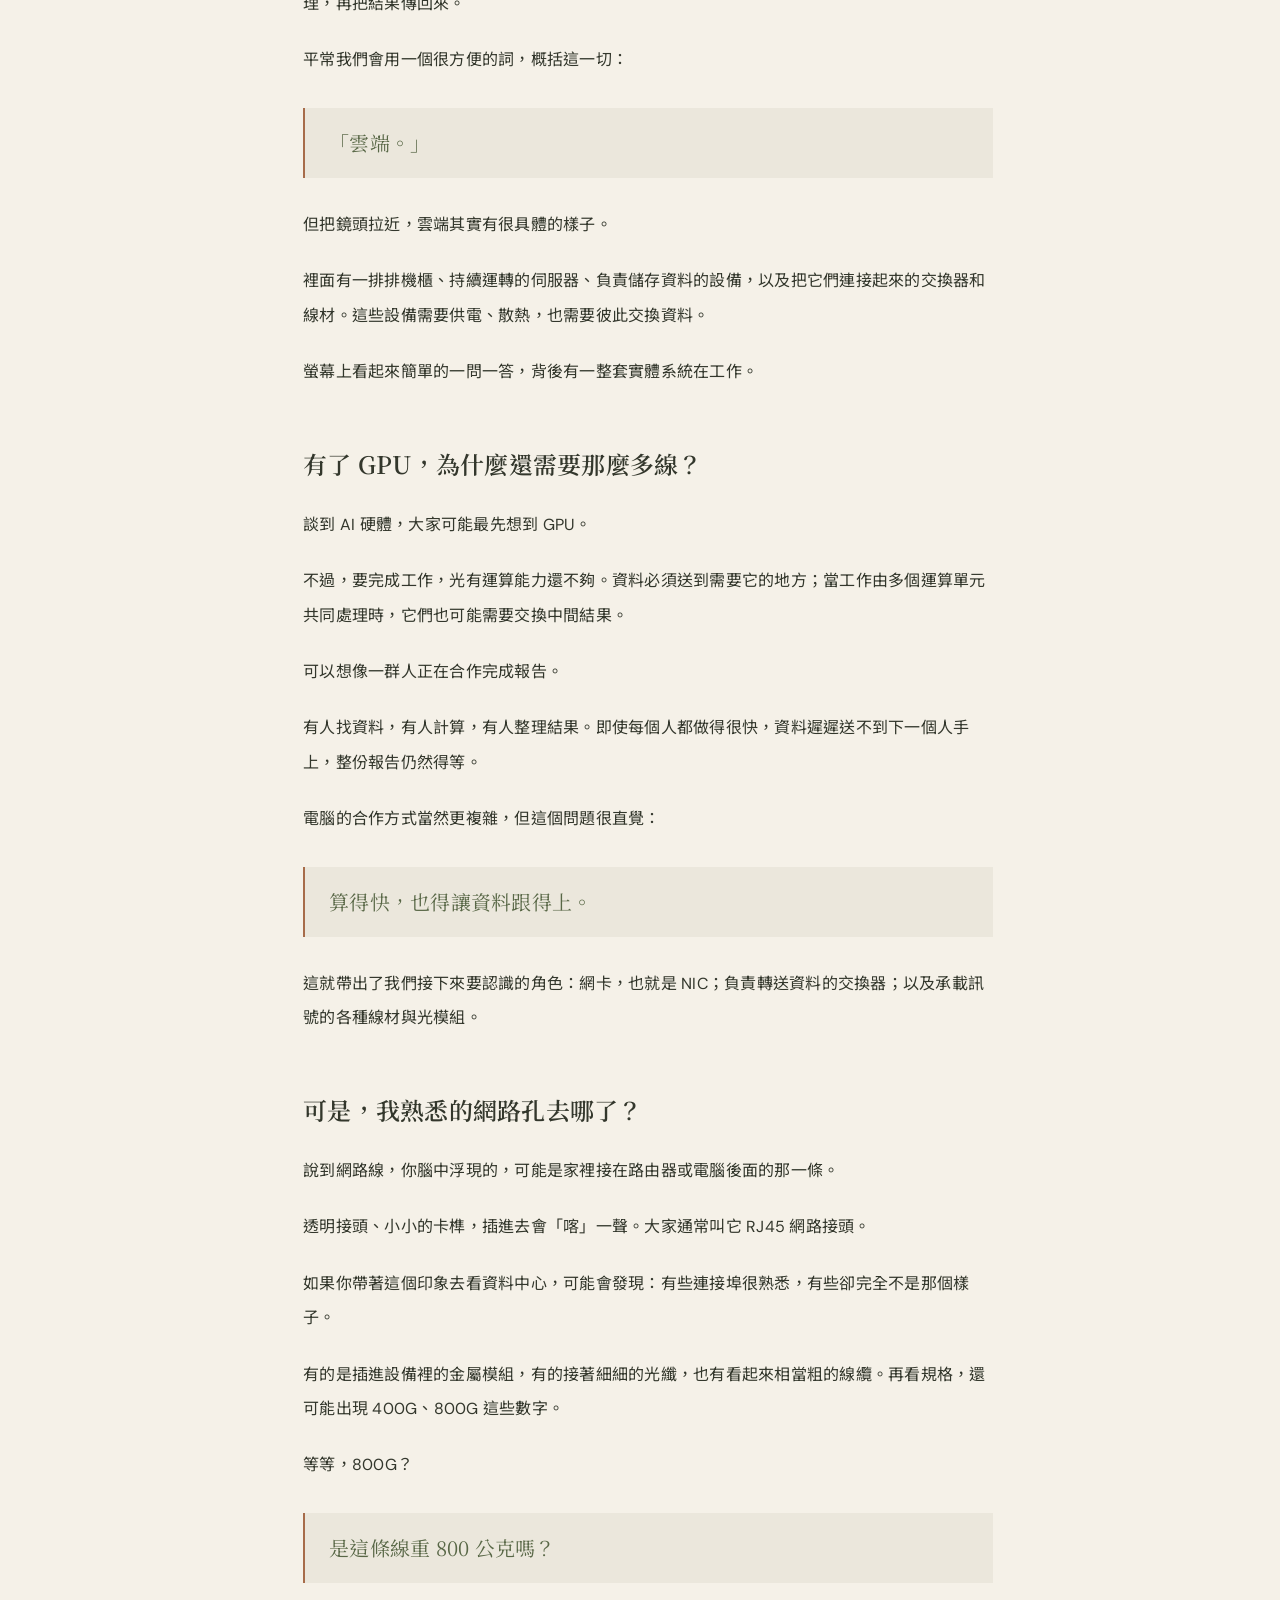
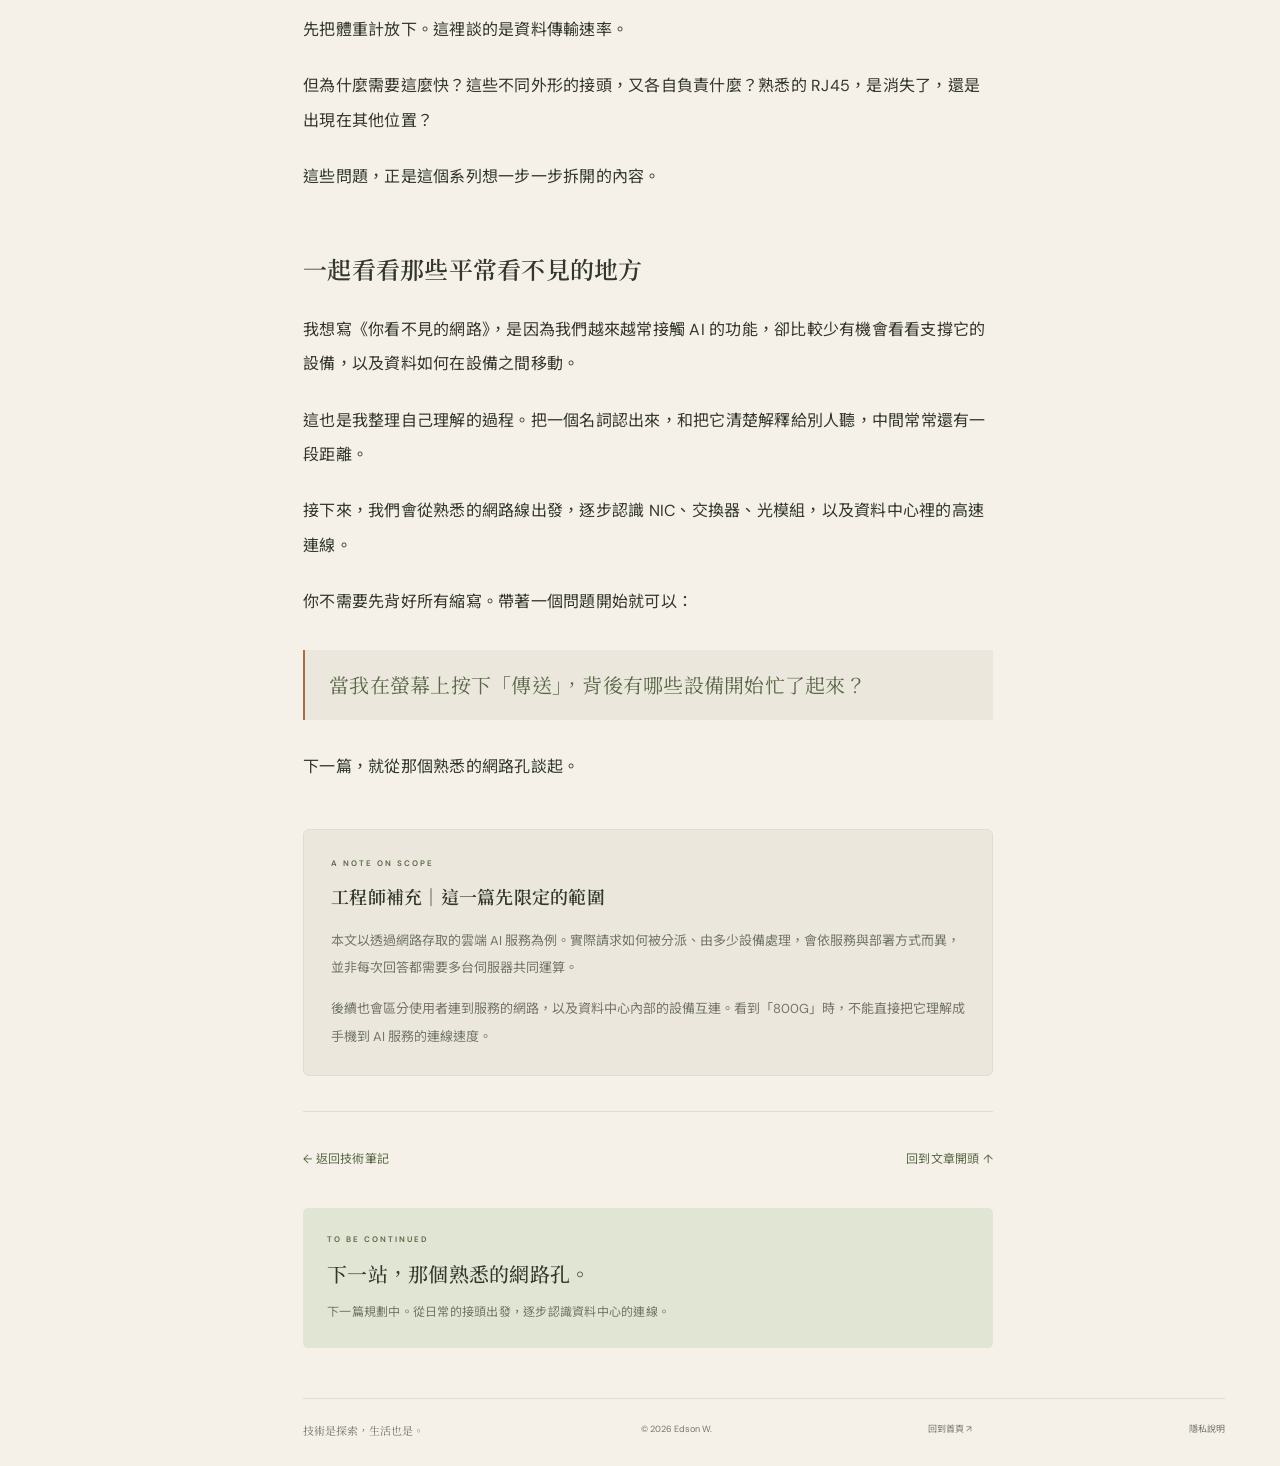
<file: blog/tech/invisible-network/prologue/index.html>
<!doctype html>
<html lang="zh-Hant">
<head>
  <meta charset="utf-8">
  <meta name="viewport" content="width=device-width, initial-scale=1">
  <meta name="description" content="從「去問 Google」到「去問 AI」，探索螢幕背後的機房、設備與連線。你看不見的網路系列序章。">
  <meta name="color-scheme" content="light dark">
  <title>你看不見的網路｜序章 — Edson W.</title>
  <script>
    (() => {
      let preference = 'auto';
      try { preference = localStorage.getItem('edwei-theme') || 'auto'; } catch {}
      if (!['auto','light','dark'].includes(preference)) preference = 'auto';
      document.documentElement.dataset.preference = preference;
      document.documentElement.dataset.theme = preference === 'auto' ? (matchMedia('(prefers-color-scheme: dark)').matches ? 'dark' : 'light') : preference;
    })();
  </script>
  <link rel="stylesheet" href="/style.css?v=3">
  <script src="/script.js?v=5" defer></script>

  <link rel="stylesheet" href="/article.css?v=2">
  <script src="/analytics.js?v=1" defer></script>
</head>
<body class="article-page">
  <a class="skip-link" href="#main">跳至主要內容</a>
  <button class="sidebar-toggle" aria-controls="sidebar" aria-expanded="true" aria-label="收合側邊欄"><span aria-hidden="true">‹</span></button>
  <aside id="sidebar" class="sidebar" aria-label="網站導覽">
    <a class="brand" href="/"><span class="brand-name">Edson W<span>.</span></span><span class="brand-caption">探索日常，記錄所見</span></a>
    <span class="sidebar-label">MY LITTLE CORNER</span>
    <nav aria-label="主要導覽">
      <a class="nav-item" href="/"><span aria-hidden="true">⌂</span>首頁<span class="nav-en">Home</span></a>
      <a class="nav-item" href="/#journal"><span aria-hidden="true">▤</span>所有筆記<span class="count">03</span></a>
      <details class="category" open><summary><span aria-hidden="true">⌘</span>技術筆記<span class="chevron" aria-hidden="true">⌄</span></summary><div class="subnav"><a href="/blog/tech/" aria-current="page">全部技術筆記</a><button data-filter="網路基礎">網路與資料中心</button><button data-filter="工具應用">工具與實作</button></div></details>
      <details class="category"><summary><span aria-hidden="true">♧</span>生活探索<span class="chevron" aria-hidden="true">⌄</span></summary><div class="subnav"><a href="/blog/travel/">旅行見聞</a><a href="/blog/foodie/">美食散步</a></div></details>
      <button class="nav-item" data-filter="隨筆"><span aria-hidden="true">✎</span>隨筆<span class="nav-en">Thoughts</span></button>
      <a class="nav-item" href="/#about"><span aria-hidden="true">☺</span>關於 Edson W.</a>
    </nav>
    <section class="sidebar-note"><span class="sidebar-label">ON MY MIND</span><span class="note-mark" aria-hidden="true">✳</span><p>不用急著抵達，<br>沿途也值得記錄。</p><span class="note-caption">a note to myself</span></section>
    <div class="sidebar-bottom"><a class="github-link" href="https://github.com/EdweiDev" target="_blank" rel="noopener noreferrer">GitHub <span aria-hidden="true">↗</span></a><div class="theme-row"><span id="theme-caption">外觀模式</span><div class="theme-switch" role="group" aria-labelledby="theme-caption"><button data-theme-choice="light" aria-label="淺色模式" title="淺色模式" aria-pressed="false">☀</button><button data-theme-choice="auto" aria-label="跟隨系統" title="跟隨系統" aria-pressed="true">◐</button><button data-theme-choice="dark" aria-label="深色模式" title="深色模式" aria-pressed="false">☾</button></div></div><span class="sidebar-copyright">© <span class="year">2026</span> Edson W. · Made with curiosity</span></div>
  </aside>
  <button class="sidebar-backdrop" aria-label="關閉導覽選單" hidden></button>

  <div class="reading-progress" aria-hidden="true"></div><main id="main"><div class="article-shell">
      <div class="article-breadcrumb"><a href="/">首頁</a><span>/</span><a href="/blog/tech/">技術筆記</a><span>/</span><span>序章</span><span>你看不見的網路 · 序章</span></div>
      <header class="article-header">
        <div class="article-series"><span class="series-index">00</span><span>你看不見的網路 / 序章</span></div>
        <h1>從「去問 Google」到「去問 AI」，<br>螢幕背後發生了什麼？</h1>
        <p class="article-deck">一個對話框、一句提問。讓我們把鏡頭拉遠，看看支撐這場對話的設備與連線。</p>
        <div class="article-byline"><span class="author-icon" aria-hidden="true">e</span><span>Edson W.</span><span class="byline-divider"></span><span>技術筆記</span><span class="byline-divider"></span><span>系列開場</span></div>
      </header>
      <figure class="article-cover">
        <svg viewBox="0 0 940 280" xmlns="http://www.w3.org/2000/svg" role="img" aria-labelledby="cover-title cover-desc"><title id="cover-title">螢幕背後的網路</title><desc id="cover-desc">概念圖：從使用者螢幕，經過網路，到遠端系統，再將結果傳回。並非實際服務拓樸。</desc><rect class="diagram-bg" width="940" height="280"/><path d="M46 37h848M46 244h848" class="diagram-ink" stroke-width=".6" opacity=".2"/><circle cx="805" cy="58" r="25" class="diagram-warm" opacity=".15"/><text x="47" y="62" class="diagram-muted" font-size="9" letter-spacing="3">THE INVISIBLE NETWORK</text><rect x="80" y="95" width="174" height="102" rx="7" class="diagram-panel"/><rect x="92" y="107" width="150" height="76" rx="3" class="diagram-ink" fill="none" stroke-width="1.5"/><path d="M121 132h75m-75 12h49" class="diagram-ink" stroke-width="2"/><circle cx="216" cy="156" r="7" class="diagram-warm" opacity=".7"/><path d="M166 198v17m-34 0h68" class="diagram-ink" stroke-width="3"/><text x="167" y="237" text-anchor="middle" class="diagram-text" font-size="13">你的螢幕</text><path d="M281 134h93m-6-5 7 5-7 5M374 170h-93m6-5-7 5 7 5M559 134h95m-6-5 7 5-7 5M654 170h-95m6-5-7 5 7 5" class="diagram-ink" stroke-width="1.5" fill="none"/><circle cx="468" cy="151" r="61" class="diagram-panel"/><ellipse cx="468" cy="151" rx="26" ry="61" class="diagram-ink" stroke-width="1" fill="none"/><ellipse cx="468" cy="151" rx="61" ry="23" class="diagram-ink" stroke-width="1" fill="none"/><path d="M407 151h122" class="diagram-ink" stroke-width="1"/><text x="468" y="237" text-anchor="middle" class="diagram-text" font-size="13">網路</text><rect x="688" y="94" width="157" height="118" rx="6" class="diagram-panel"/><g class="diagram-ink" fill="none" stroke-width="1.5"><rect x="704" y="110" width="125" height="24" rx="2"/><rect x="704" y="141" width="125" height="24" rx="2"/><rect x="704" y="172" width="125" height="24" rx="2"/><path d="M716 122h43m-43 31h43m-43 31h43"/></g><g class="diagram-warm"><circle cx="812" cy="122" r="3"/><circle cx="812" cy="153" r="3"/><circle cx="812" cy="184" r="3"/></g><text x="766" y="237" text-anchor="middle" class="diagram-text" font-size="13">遠端系統</text></svg>
        <figcaption>一問一答的背後，是資料的來回。此圖為概念示意，非實際服務架構。</figcaption>
      </figure>
      <div class="reading-layout">
        <article class="article-body" aria-label="你看不見的網路序章正文">
          <p class="opening">以前在網路上問問題，常常會得到一句：</p>
          <div class="chat-lines"><span class="chat-old">「啊你怎麼不去問 Google？」</span></div>
          <p>現在，這句話慢慢變成：</p>
          <div class="chat-lines"><span class="chat-new">「去問 AI 啊。」</span></div>
          <p>從查資料、翻譯、寫程式，到生成圖片、整理報告，AI 已經走進我們的生活。遇到問題，打開對話框，把想法丟進去，等一下，答案就開始一個字、一個字地出現。</p>
          <p>用起來很自然，自然到我們可能從來沒有想過：</p>
          <blockquote><p>按下「傳送」之後，我的問題到底跑去哪裡了？</p></blockquote>
          <h2 id="cloud">AI 的背後，真的有一間機房嗎？</h2>
          <p>看著手機裡的對話框，很容易覺得 AI 就住在這個 App 裡。</p>
          <p>有些 AI 確實可以直接在手機或電腦上執行。不過，這個系列先從另一種常見情境開始：你透過網路，使用遠端提供的 AI 服務。</p>
          <p>這時，手機是你與服務互動的入口。你送出的內容會經過網路，到達遠端系統，由那裡的設備處理，再把結果傳回來。</p>
          <p>平常我們會用一個很方便的詞，概括這一切：</p>
          <blockquote><p>「雲端。」</p></blockquote>
          <p>但把鏡頭拉近，雲端其實有很具體的樣子。</p>
          <p>裡面有一排排機櫃、持續運轉的伺服器、負責儲存資料的設備，以及把它們連接起來的交換器和線材。這些設備需要供電、散熱，也需要彼此交換資料。</p>
          <p>螢幕上看起來簡單的一問一答，背後有一整套實體系統在工作。</p>
          <h2 id="connections">有了 GPU，為什麼還需要那麼多線？</h2>
          <p>談到 AI 硬體，大家可能最先想到 GPU。</p>
          <p>不過，要完成工作，光有運算能力還不夠。資料必須送到需要它的地方；當工作由多個運算單元共同處理時，它們也可能需要交換中間結果。</p>
          <p>可以想像一群人正在合作完成報告。</p>
          <p>有人找資料，有人計算，有人整理結果。即使每個人都做得很快，資料遲遲送不到下一個人手上，整份報告仍然得等。</p>
          <p>電腦的合作方式當然更複雜，但這個問題很直覺：</p>
          <blockquote><p>算得快，也得讓資料跟得上。</p></blockquote>
          <p>這就帶出了我們接下來要認識的角色：網卡，也就是 NIC；負責轉送資料的交換器；以及承載訊號的各種線材與光模組。</p>
          <h2 id="ports">可是，我熟悉的網路孔去哪了？</h2>
          <p>說到網路線，你腦中浮現的，可能是家裡接在路由器或電腦後面的那一條。</p>
          <p>透明接頭、小小的卡榫，插進去會「喀」一聲。大家通常叫它 RJ45 網路接頭。</p>
          <p>如果你帶著這個印象去看資料中心，可能會發現：有些連接埠很熟悉，有些卻完全不是那個樣子。</p>
          <p>有的是插進設備裡的金屬模組，有的接著細細的光纖，也有看起來相當粗的線纜。再看規格，還可能出現 400G、800G 這些數字。</p>
          <p>等等，800G？</p>
          <blockquote><p>是這條線重 800 公克嗎？</p></blockquote>
          <p>先把體重計放下。這裡談的是資料傳輸速率。</p>
          <p>但為什麼需要這麼快？這些不同外形的接頭，又各自負責什麼？熟悉的 RJ45，是消失了，還是出現在其他位置？</p>
          <p>這些問題，正是這個系列想一步一步拆開的內容。</p>
          <h2 id="beginning">一起看看那些平常看不見的地方</h2>
          <p>我想寫《你看不見的網路》，是因為我們越來越常接觸 AI 的功能，卻比較少有機會看看支撐它的設備，以及資料如何在設備之間移動。</p>
          <p>這也是我整理自己理解的過程。把一個名詞認出來，和把它清楚解釋給別人聽，中間常常還有一段距離。</p>
          <p>接下來，我們會從熟悉的網路線出發，逐步認識 NIC、交換器、光模組，以及資料中心裡的高速連線。</p>
          <p>你不需要先背好所有縮寫。帶著一個問題開始就可以：</p>
          <blockquote><p>當我在螢幕上按下「傳送」，背後有哪些設備開始忙了起來？</p></blockquote>
          <p>下一篇，就從那個熟悉的網路孔談起。</p>
          <aside class="engineer-note" id="engineer-note" aria-labelledby="engineer-title"><span class="eyebrow">A NOTE ON SCOPE</span><h2 id="engineer-title">工程師補充｜這一篇先限定的範圍</h2><p>本文以透過網路存取的雲端 AI 服務為例。實際請求如何被分派、由多少設備處理，會依服務與部署方式而異，並非每次回答都需要多台伺服器共同運算。</p><p>後續也會區分使用者連到服務的網路，以及資料中心內部的設備互連。看到「800G」時，不能直接把它理解成手機到 AI 服務的連線速度。</p></aside>
          <div class="article-ending"><a href="/blog/tech/">← 返回技術筆記</a><a href="#main">回到文章開頭 ↑</a></div>
          <section class="next-note"><span class="eyebrow">TO BE CONTINUED</span><h3>下一站，那個熟悉的網路孔。</h3><p>下一篇規劃中。從日常的接頭出發，逐步認識資料中心的連線。</p></section>
        </article>
        <nav class="article-toc" aria-label="文章目錄"><h2>IN THIS NOTE / 本文目錄</h2><a href="#cloud">AI 背後的機房</a><a href="#connections">運算以外的連線</a><a href="#ports">熟悉的網路孔去哪了？</a><a href="#beginning">這個系列的起點</a><a href="#engineer-note">工程師補充</a><span class="toc-note">follow your curiosity.</span></nav>
      </div>
      <footer><span class="footer-note">技術是探索，生活也是。</span><span>© <span class="year">2026</span> Edson W.</span><a href="/">回到首頁 ↗</a><a href="/privacy/">隱私說明</a></footer>

</div></main></body></html>
</file>
<file: style.css>
@import url('https://fonts.googleapis.com/css2?family=DM+Sans:wght@400;500;600;700&family=Noto+Sans+TC:wght@400;500;600;700&family=Noto+Serif+TC:wght@500;600;700&display=swap');
:root{color-scheme:light;--bg:#f5f1e8;--sidebar:#ebe7dc;--surface:#fbf8f1;--text:#33372c;--muted:#737667;--line:#deddd0;--accent:#586746;--accent-soft:#e1e5d4;--warm:#a76c4a;--shadow:0 12px 30px #3a3e2710;--side-width:248px}
:root[data-theme=dark]{color-scheme:dark;--bg:#22251f;--sidebar:#1c201a;--surface:#2b3026;--text:#e8e6db;--muted:#b0b5a4;--line:#414735;--accent:#bccb9c;--accent-soft:#394430;--warm:#d9a27b;--shadow:0 12px 30px #0002}
*{box-sizing:border-box}html{scroll-behavior:smooth;scroll-padding-top:30px}body{margin:0;font:14px/1.8 'DM Sans','Noto Sans TC',sans-serif;background:var(--bg);color:var(--text)}button,input,select{font:inherit;color:inherit}button,a,summary,select{-webkit-tap-highlight-color:transparent}a{color:inherit;text-decoration:none}button{cursor:pointer;border:0;background:none;padding:0}a:hover,button:hover{color:var(--accent)}button:focus-visible,a:focus-visible,input:focus-visible,select:focus-visible,summary:focus-visible{outline:2px solid var(--warm);outline-offset:4px}h1,h2,h3,p{margin:0}svg{display:block}button{text-align:left}[hidden]{display:none!important}.sr-only{position:absolute;width:1px;height:1px;padding:0;overflow:hidden;clip:rect(0,0,0,0);white-space:nowrap}.skip-link{position:fixed;top:-60px;left:20px;z-index:100;padding:10px;background:var(--surface)}.skip-link:focus{top:10px}
.sidebar{position:fixed;inset:0 auto 0 0;width:var(--side-width);background:var(--sidebar);border-right:1px solid var(--line);padding:35px 24px 20px;display:flex;flex-direction:column;overflow-y:auto;z-index:30;transition:transform .25s}.brand{display:flex;flex-direction:column;align-items:flex-start;line-height:1.15;padding:0 10px;margin-bottom:39px}.brand-name{font:bold 43px/1.1 Georgia,serif;letter-spacing:-2.8px}.brand-name>span{color:var(--warm)}.brand-caption{font-size:10px;letter-spacing:2px;color:var(--muted);margin-top:9px}.sidebar-label{display:block;font-size:9px;letter-spacing:1.6px;color:var(--muted);font-weight:600;margin:0 10px 12px}nav{display:flex;flex-direction:column;gap:3px}.nav-item,summary{display:flex;align-items:center;gap:11px;padding:10px 11px;font-size:12px;border-radius:5px;min-height:43px;width:100%;cursor:pointer;list-style:none}summary::-webkit-details-marker{display:none}.nav-item>span:first-child,summary>span:first-child{font-size:19px;width:18px;text-align:center;line-height:1;color:var(--muted)}.nav-item.selected{background:var(--surface);color:var(--accent)}.nav-item.selected>span:first-child{color:var(--accent)}.nav-en{font-size:9px;color:var(--muted);margin-left:auto}.count{margin-left:auto;font-size:9px;background:var(--soft);color:var(--muted)}.chevron{margin-left:auto;color:var(--muted)}.category[open] summary{color:var(--accent)}.category[open] .chevron{transform:rotate(180deg)}.nav-item:hover,summary:hover{background:var(--surface)}.subnav{margin:4px 0 8px 30px;padding-left:9px;border-left:1px solid var(--line)}.subnav button{display:block;font-size:11px;color:var(--muted);width:100%;padding:8px 0 8px 7px;border-radius:3px}.subnav button:hover{color:var(--accent);background:var(--surface)}.sidebar-note{margin:31px 0 24px;border-top:1px solid var(--line);padding:23px 10px 0}.sidebar-note .sidebar-label{margin:0}.note-mark{display:block;font-size:26px;line-height:1.2;color:var(--warm);margin:17px 0 12px}.sidebar-note p{font-family:'Noto Serif TC',serif;font-size:14px;line-height:2;letter-spacing:.6px}.note-caption{font:italic 12px Georgia,serif;color:var(--muted);display:block;margin-top:10px}.sidebar-bottom{margin-top:auto;padding-top:20px}.github-link{display:flex;justify-content:space-between;padding:9px 10px;font-size:11px;color:var(--muted)}.theme-row{display:flex;align-items:center;justify-content:space-between;margin:13px 0 20px;padding:16px 0 0;border-top:1px solid var(--line);gap:8px}.theme-row>span{font-size:10px;color:var(--muted)}.theme-switch{display:flex;border:1px solid var(--line);padding:3px;gap:3px;border-radius:7px}.theme-switch button{width:29px;height:27px;display:grid;place-content:center;color:var(--muted);font-size:17px;border-radius:4px}.theme-switch button[aria-pressed=true]{background:var(--surface);box-shadow:0 1px 4px #0001;color:var(--accent)}.sidebar-copyright{font-size:8px;color:var(--muted);display:block;letter-spacing:.2px}.sidebar-toggle{position:fixed;top:45px;left:calc(var(--side-width) - 13px);width:26px;height:26px;border-radius:50%;border:1px solid var(--line);background:var(--surface);color:var(--accent);display:grid;place-items:center;z-index:35;box-shadow:0 2px 5px #0001;transition:left .25s}.sidebar-toggle>span{font:24px/1 Georgia,serif;transform:translateY(-1px)}body.sidebar-collapsed .sidebar{transform:translateX(-100%)}body.sidebar-collapsed .sidebar-toggle{left:15px}body.sidebar-collapsed .sidebar-toggle>span{transform:rotate(180deg)}body.sidebar-collapsed main{margin-left:0}.sidebar-backdrop{display:none}
main{margin-left:var(--side-width);transition:margin-left .25s}.main-inner{max-width:1360px;padding:32px 48px 0;margin:auto}.topline{display:flex;justify-content:space-between;color:var(--muted);font-size:8px;letter-spacing:1.7px;align-items:center}.topline-right{letter-spacing:.5px;display:flex;align-items:center;gap:7px;font-size:10px}.status-dot{width:5px;height:5px;border-radius:50%;background:var(--accent)}.hero{position:relative;padding:69px 0 70px;text-align:center}.hero-pill{display:inline-flex;align-items:center;gap:9px;font-size:10px;color:var(--accent);background:var(--accent-soft);border-radius:30px;padding:6px 15px;letter-spacing:.7px}.hero-pill>span{font-size:15px}h1{font-family:'Noto Serif TC',serif;font-weight:500;font-size:clamp(32px,3.8vw,53px);line-height:1.65;letter-spacing:1px;margin:21px 0 19px}.serif-accent{color:var(--accent);position:relative}.serif-accent:after{content:'';position:absolute;bottom:1px;left:0;width:100%;height:6px;border-top:1px solid var(--warm);border-radius:50%;transform:rotate(-4deg)}.title-dot{color:var(--warm)}.hero>p{font-size:12px;color:var(--muted);line-height:2.1}.mobile-break{display:none}.hero-link{display:inline-flex;font-size:11px;gap:27px;align-items:center;color:var(--accent);border-bottom:1px solid var(--line);padding:8px 0;margin-top:20px}.hero-link>span{font-size:16px}.hero-scribble{font:italic 23px Georgia,serif;color:var(--warm);position:absolute;right:18px;bottom:42px;transform:rotate(-9deg);opacity:.8}.eyebrow{display:block;font-size:8px;letter-spacing:2px;font-weight:600;color:var(--accent)}.journal-heading{display:flex;justify-content:space-between;align-items:flex-end;border-top:1px solid var(--line);padding-top:27px}.journal-heading h2{font-family:'Noto Serif TC',serif;font-weight:600;font-size:21px;margin-top:5px}.journal-heading h2>span{font-family:'Noto Sans TC',sans-serif;font-weight:400;font-size:10px;color:var(--muted);margin-left:14px}.journal-number{font:11px Georgia,serif;letter-spacing:1px;color:var(--muted);padding-bottom:4px}.tools{display:flex;justify-content:space-between;margin:24px 0 16px;gap:15px}.search-box{display:flex;align-items:center;gap:9px;background:var(--sidebar);border:1px solid var(--line);border-radius:6px;width:305px;padding:10px 13px}.search-box svg{width:15px;height:15px;stroke:var(--muted);stroke-width:1.5;fill:none;flex-shrink:0}.search-box input{width:100%;border:0;background:none;font-size:11px;min-width:0;outline-offset:7px}.search-box input::placeholder{color:var(--muted)}.tools select{width:160px;padding:9px 13px;background:var(--sidebar);border:1px solid var(--line);border-radius:6px;font-size:11px;cursor:pointer}.filter-chips{display:flex;gap:19px;flex-wrap:wrap;margin:0 0 21px}.filter-chips button{font-size:10px;color:var(--muted);padding:3px 0;border-bottom:1px solid transparent}.filter-chips button.active{color:var(--accent);border-color:var(--accent)}.post-grid{display:grid;grid-template-columns:repeat(3,minmax(0,1fr));gap:17px}.post{border:1px solid var(--line);border-radius:7px;padding:9px;background:var(--surface);transition:transform .2s,box-shadow .2s;min-width:0}.post:hover{transform:translateY(-4px);box-shadow:var(--shadow)}.post-open{display:block;width:100%;height:100%;color:var(--text);border-radius:3px}.post-open:hover{color:var(--text)}.post-image{position:relative;overflow:hidden;border-radius:3px;aspect-ratio:420/290}.post-image svg{width:100%;height:100%;transition:transform .4s}.post:hover .post-image svg{transform:scale(1.035)}.image-tag{position:absolute;bottom:11px;left:11px;color:#f9f1dd;font-size:6px;letter-spacing:1.2px;background:#3f4d3980;padding:4px 6px;border-radius:2px}.scene-food .image-tag{background:#6d503e99}.post-copy{padding:17px 10px 7px}.post-meta{display:flex;align-items:center;justify-content:space-between;font-size:8px;color:var(--muted);letter-spacing:.4px}.category-tag{color:var(--accent)}.post-meta>span:last-child{border:1px solid var(--line);padding:1px 5px;border-radius:3px;font-size:7px}.post h3{font-family:'Noto Serif TC',serif;font-size:clamp(15px,1.4vw,19px);line-height:1.7;font-weight:600;margin:12px 0}.post-copy>p{font-size:10px;color:var(--muted);line-height:1.95;min-height:40px}.post-footer{display:flex;align-items:center;justify-content:space-between;font-size:8px;color:var(--muted);padding-top:14px;margin-top:17px;border-top:1px solid var(--line);gap:5px}.post-footer>span:last-child{font-size:17px;color:var(--accent)}.planning-note{font-size:10px;color:var(--muted);padding:19px 0;display:flex;gap:8px}.planning-note>span{color:var(--warm)}.empty-state{text-align:center;padding:60px 15px;background:var(--sidebar);border-radius:5px}.empty-state>span{font-size:30px;color:var(--warm)}.empty-state h3{font-family:'Noto Serif TC',serif;font-weight:500;margin:10px;font-size:22px}.empty-state p{font-size:12px;color:var(--muted)}.empty-state button{margin-top:15px;color:var(--accent);font-size:12px}
.about-section{margin-top:43px;margin-bottom:64px;border:1px solid var(--line);border-radius:6px;padding:32px 36px;display:flex;gap:33px;align-items:center;background:var(--sidebar);scroll-margin-top:30px}.about-symbol{position:relative;flex-shrink:0;display:grid;place-items:center;width:93px;height:93px;border-radius:50%;background:var(--bg);border:1px solid var(--line);font:italic 80px/1 Georgia,serif;color:var(--accent);padding-right:7px}.about-symbol>span{position:absolute;right:-4px;top:-1px;font:30px/1 Georgia,serif;color:var(--warm)}.about-copy h2{font-family:'Noto Serif TC',serif;font-size:25px;font-weight:500;margin:7px 0 10px}.about-copy h2>span{color:var(--warm)}.about-copy p{font-size:11px;line-height:2;color:var(--muted)}.about-copy a{display:inline-block;font-size:10px;border-bottom:1px solid var(--line);padding-bottom:3px;margin-top:13px;color:var(--accent)}footer{border-top:1px solid var(--line);padding:22px 0 25px;display:flex;justify-content:space-between;gap:16px;font-size:9px;color:var(--muted)}.footer-note{font-family:'Noto Serif TC',serif;font-size:11px}dialog{color:var(--text);background:var(--surface);border:1px solid var(--line);border-radius:10px;width:min(540px,calc(100% - 36px));max-height:85dvh;padding:45px 35px 30px;box-shadow:0 25px 80px #0003}dialog::backdrop{background:#1e241b80;backdrop-filter:blur(4px)}.dialog-close{position:absolute;right:18px;top:12px;font-size:26px;color:var(--muted);padding:3px 7px}dialog h2{font:500 26px/1.6 'Noto Serif TC',serif;margin:18px 0}dialog p,dialog li{font-size:13px;line-height:2;color:var(--muted)}dialog h3{font-size:13px;margin-top:24px;font-weight:500}dialog ul{padding-left:20px}.dialog-note{border-top:1px solid var(--line);padding-top:18px;margin-top:24px}.dialog-done{font-size:12px;margin-top:18px;color:var(--accent)}:root[data-theme=dark] .post-image{filter:brightness(.8) saturate(.8)}
@media(min-width:1500px){.main-inner{padding-left:65px;padding-right:65px}.hero{padding-top:85px;padding-bottom:85px}.post-copy{padding:20px 14px 10px}.post h3{font-size:21px}.post-copy>p{font-size:12px}.post-meta{font-size:10px}.post-footer{font-size:10px}}
@media(max-width:1100px){:root{--side-width:225px}.sidebar{padding:28px 18px 18px}.main-inner{padding:27px 30px 0}.hero{padding-top:57px;padding-bottom:65px}h1{font-size:38px}.hero-scribble{font-size:19px;right:0;bottom:28px}.post-grid{grid-template-columns:repeat(2,minmax(0,1fr));gap:16px}.post h3{font-size:18px}.post-copy>p{font-size:11px}.post-grid>.post:last-child{grid-column:auto}.topline{font-size:7px;letter-spacing:1.2px}.about-section{padding:28px;gap:25px}.about-symbol{width:75px;height:75px;font-size:65px}}
@media(max-width:760px){:root{--side-width:248px}.sidebar{transform:translateX(-100%);padding-top:29px}.sidebar-toggle{left:17px;top:18px;width:31px;height:31px;background:var(--sidebar)}.sidebar-toggle>span{font-size:0;transform:none}.sidebar-toggle>span:after{content:'☰';font:16px/1 sans-serif}.sidebar-mobile-open .sidebar{transform:none}.sidebar-mobile-open .sidebar-toggle{left:calc(var(--side-width) - 13px)}.sidebar-mobile-open .sidebar-toggle>span:after{content:'×';font-size:23px}.sidebar-mobile-open .sidebar-backdrop{display:block;position:fixed;inset:0;background:#18201466;z-index:25}main,body.sidebar-collapsed main{margin-left:0}.main-inner{padding:26px 23px 0}.topline{padding-left:39px;min-height:18px;font-size:7px;letter-spacing:.9px}.topline-right{font-size:8px;gap:5px;letter-spacing:0}.hero{padding-top:57px;padding-bottom:62px}.hero-pill{font-size:9px;padding:5px 12px;letter-spacing:0}h1{font-size:clamp(28px,6vw,39px);line-height:1.75;letter-spacing:0;margin:22px 0 17px}.hero>p{font-size:11px;line-height:2.1}.mobile-break{display:block}.hero-link{font-size:10px;margin-top:17px}.hero-scribble{font-size:18px;bottom:18px;right:9px}.journal-heading{padding-top:24px}.journal-heading h2{font-size:20px}.journal-heading h2>span{font-size:9px;margin-left:11px}.journal-number{font-size:10px}.tools{gap:9px;margin-top:20px}.search-box{width:auto;flex:1;min-width:0;padding:9px 10px}.tools select{width:119px;padding:9px 7px;font-size:10px}.search-box input{font-size:10px}.filter-chips{gap:20px;margin-bottom:18px}.post-grid{gap:13px}.post{padding:7px}.post-copy{padding:12px 5px 4px}.post h3{font-size:15px;margin:10px 0;line-height:1.75}.post-copy>p{font-size:10px;min-height:58px}.image-tag{font-size:5px;letter-spacing:.5px;bottom:7px;left:7px;padding:3px 4px}.post-footer{font-size:7px;margin-top:12px;padding-top:9px}.post-meta{font-size:8px;letter-spacing:0}.post-meta>span:last-child{font-size:7px;padding:0 3px}.planning-note{font-size:9px;line-height:1.9}.about-section{margin-top:27px;margin-bottom:38px;padding:26px 23px;gap:20px;align-items:flex-start}.about-copy h2{font-size:22px}.about-copy p{font-size:10px}.about-symbol{width:55px;height:55px;font-size:47px;margin-top:25px}.about-symbol>span{font-size:23px}.about-copy .eyebrow{font-size:6px;letter-spacing:1.1px}footer{font-size:8px;gap:12px;flex-wrap:wrap}.footer-note{font-size:10px;width:100%}dialog{padding:42px 25px 25px}dialog h2{font-size:23px}}
@media(max-width:380px){.main-inner{padding-left:18px;padding-right:18px}.topline-right{display:none}.post-grid{grid-template-columns:1fr}.post h3{font-size:21px}.post-copy{padding:18px 12px 9px}.post-copy>p{font-size:12px;min-height:0}.post-meta{font-size:10px}.post-footer{font-size:9px}.image-tag{font-size:7px;letter-spacing:1px}.about-section{padding:22px 18px;gap:14px}}
.nav-item,summary{font-size:13px}.hero>p{font-size:14px}.hero-pill{font-size:11px}.post h3{font-size:20px}.post-copy>p{font-size:12px;min-height:47px}.post-meta{font-size:10px}.post-meta>span:last-child{font-size:9px}.post-footer{font-size:10px}.search-box input,.tools select{font-size:12px}.filter-chips button{font-size:12px}.planning-note{font-size:11px}.about-copy p{font-size:13px}.about-copy a{font-size:12px}
@media(max-width:760px){.hero>p{font-size:12px}.hero-pill{font-size:9px}.post h3{font-size:16px}.post-copy>p{font-size:11px;min-height:64px}.post-meta{font-size:9px}.post-meta>span:last-child{font-size:8px}.post-footer{font-size:8px}.filter-chips{gap:16px}.filter-chips button{font-size:11px}.tools select,.search-box input{font-size:10px}.about-copy p{font-size:12px}.planning-note{font-size:10px}}
@media(max-width:380px){.post h3{font-size:21px}.post-copy>p{font-size:12px;min-height:0}}
@media(min-width:761px) and (max-height:820px){.sidebar-note{display:none}.hero{padding-top:35px;padding-bottom:30px}.hero h1{margin-top:17px;margin-bottom:14px}.hero-scribble{bottom:12px}.brand{margin-bottom:28px}}
@media(max-width:760px){.sidebar-note{display:none}.hero{padding-top:42px;padding-bottom:49px}}
@media(max-width:560px){.post-grid{grid-template-columns:1fr}.post-copy{padding:18px 13px 10px}.post h3{font-size:22px}.post-copy>p{font-size:13px;min-height:0}.post-meta{font-size:11px}.post-meta>span:last-child{font-size:10px}.post-footer{font-size:11px;padding-top:13px;margin-top:17px}.image-tag{font-size:7px;letter-spacing:1px;bottom:13px;left:13px;padding:4px 7px}}
.brand-name{font-size:34px;letter-spacing:-2px;white-space:nowrap}
.subnav a{display:block;font-size:11px;color:var(--muted);padding:8px 0 8px 7px;border-radius:3px}.subnav a:hover,.subnav a[aria-current=page]{color:var(--accent);background:var(--surface)}.category-breadcrumb{display:flex;gap:12px;align-items:center;font-size:11px;color:var(--muted);margin:0 0 21px}.category-breadcrumb>a:last-child{margin-left:auto;color:var(--accent)}
@media(prefers-reduced-motion:reduce){html{scroll-behavior:auto}*,*:before,*:after{transition:none!important;animation:none!important}}
</file>
<file: article.css>
.reading-progress{position:fixed;top:0;left:var(--side-width);height:3px;background:var(--warm);z-index:40;width:0;max-width:100%}.sidebar-collapsed .reading-progress{left:0}.article-shell{max-width:1160px;padding:35px 55px 0;margin:auto}.article-breadcrumb{display:flex;align-items:center;flex-wrap:wrap;gap:11px;font-size:11px;color:var(--muted);margin:0 0 46px}.article-breadcrumb a:hover{color:var(--accent)}.article-breadcrumb>span:last-child{margin-left:auto;font-size:10px;color:var(--warm);border:1px solid var(--line);padding:2px 9px;border-radius:20px}.article-header{max-width:820px}.article-series{display:flex;align-items:center;gap:12px;font-size:11px;letter-spacing:1px;color:var(--accent)}.series-index{display:grid;place-items:center;border:1px solid var(--line);border-radius:50%;width:32px;height:32px;font:15px Georgia,serif}.article-header h1{font-size:clamp(29px,3.1vw,43px);line-height:1.6;margin:21px 0 20px;letter-spacing:.5px}.article-deck{font-size:14px;color:var(--muted);line-height:2}.article-byline{display:flex;align-items:center;gap:12px;margin:25px 0 28px;font-size:11px;color:var(--muted)}.author-icon{display:grid;place-items:center;width:32px;height:32px;font:italic 28px Georgia,serif;background:var(--accent-soft);border-radius:50%;color:var(--accent)}.byline-divider{height:13px;width:1px;background:var(--line)}.article-cover{border-radius:7px;overflow:hidden;border:1px solid var(--line);background:var(--sidebar);margin:0 0 18px}.article-cover svg{width:100%;height:auto}.article-cover figcaption{font-size:10px;color:var(--muted);text-align:center;padding:10px 12px;letter-spacing:.7px}.article-cover .diagram-bg{fill:var(--sidebar)}.article-cover .diagram-panel{fill:var(--surface);stroke:var(--line)}.article-cover .diagram-ink{stroke:var(--accent)}.article-cover .diagram-text{fill:var(--text);font-family:'Noto Sans TC',sans-serif}.article-cover .diagram-muted{fill:var(--muted);font-family:'DM Sans','Noto Sans TC',sans-serif}.article-cover .diagram-warm{fill:var(--warm)}.reading-layout{display:grid;grid-template-columns:minmax(0,690px) 180px;gap:44px;align-items:start;margin-top:45px}.article-body{min-width:0;font-size:16px;line-height:2.15;letter-spacing:.25px}.article-body p{margin-bottom:22px}.article-body h2{font-family:'Noto Serif TC',serif;font-size:24px;line-height:1.65;font-weight:600;margin:55px 0 24px;scroll-margin-top:35px}.article-body strong{font-weight:600;color:var(--text)}.article-body blockquote{margin:30px 0;padding:17px 24px;border-left:2px solid var(--warm);background:var(--sidebar);font-family:'Noto Serif TC',serif;font-size:20px;line-height:1.8;color:var(--accent)}.article-body blockquote p{margin:0}.article-body .opening{font-size:18px;font-family:'Noto Serif TC',serif}.article-body .chat-lines{margin:25px 0 32px;display:flex;flex-direction:column;gap:12px;align-items:flex-start}.chat-lines .chat-old,.chat-lines .chat-new{display:block;padding:10px 19px;border-radius:15px 15px 15px 3px;background:var(--sidebar);font-size:15px}.chat-lines .chat-new{margin-left:38px;background:var(--accent-soft);color:var(--accent)}.chat-lines small{font-size:10px;color:var(--muted);margin-right:10px}.article-toc{position:sticky;top:35px;border-left:1px solid var(--line);padding:0 0 0 19px;font-size:11px}.article-toc h2{font-size:10px;font-weight:500;color:var(--muted);letter-spacing:2px;margin:0 0 19px}.article-toc a{display:block;color:var(--muted);line-height:1.8;padding:7px 0}.article-toc a[aria-current]{color:var(--accent);font-weight:600}.toc-note{font:italic 17px Georgia,serif;color:var(--warm);padding-top:26px}.engineer-note{border:1px solid var(--line);border-radius:6px;padding:25px 27px;margin-top:45px;background:var(--sidebar);scroll-margin-top:35px}.engineer-note h2{font-size:18px;margin:0 0 15px}.engineer-note p{font-size:13px;line-height:2.1;letter-spacing:0;margin-bottom:14px;color:var(--muted)}.engineer-note p:last-child{margin:0}.engineer-note>.eyebrow{margin-bottom:10px;font-size:8px}.article-ending{padding:35px 0;margin-top:35px;border-top:1px solid var(--line);display:flex;justify-content:space-between;gap:15px;align-items:center;font-size:12px}.article-ending a{color:var(--accent)}.next-note{padding:24px;background:var(--accent-soft);border-radius:5px;line-height:1.9}.next-note h3{font-family:'Noto Serif TC',serif;font-weight:500;font-size:20px;margin:8px 0}.next-note p{font-size:12px;margin:0;color:var(--muted)}.article-page footer{margin-top:50px}.article-page .article-body > h2:first-of-type{margin-top:48px}
.reading-progress{width:auto;right:0;transform:scaleX(0);transform-origin:left}
@media(max-width:1200px){.article-shell{padding:30px 35px 0}.reading-layout{grid-template-columns:minmax(0,1fr);gap:0}.article-toc{position:static;grid-row:1;border-left:0;border-top:1px solid var(--line);border-bottom:1px solid var(--line);padding:20px 0;margin-bottom:32px;display:flex;flex-direction:row;flex-wrap:wrap;gap:3px 20px}.article-toc h2{width:100%;margin-bottom:8px}.article-toc a{font-size:11px;padding:3px 0}.toc-note{display:none}}
@media(max-width:760px){.article-shell{padding:26px 23px 0}.article-breadcrumb{padding-left:36px;font-size:10px;gap:7px;margin-bottom:36px}.article-breadcrumb>span:last-child{font-size:8px;padding:1px 6px}.article-header h1{font-size:29px;line-height:1.65;margin-top:18px}.article-series{font-size:10px}.article-deck{font-size:12px}.article-byline{font-size:10px;margin-top:20px}.reading-layout{margin-top:28px}.article-body{font-size:16px;line-height:2.1;letter-spacing:0}.article-body h2{font-size:22px;margin:40px 0 20px}.article-body .opening{font-size:17px}.article-body blockquote{font-size:19px;padding:16px 20px}.article-cover{margin-left:0;margin-right:0}.article-cover figcaption{font-size:9px;line-height:1.8}.article-toc{gap:4px 14px}.engineer-note{padding:22px 20px}.engineer-note h2{font-size:18px}.article-ending{font-size:11px}.reading-progress{left:0}.article-breadcrumb>span:last-child{margin-left:0}}
</file>
